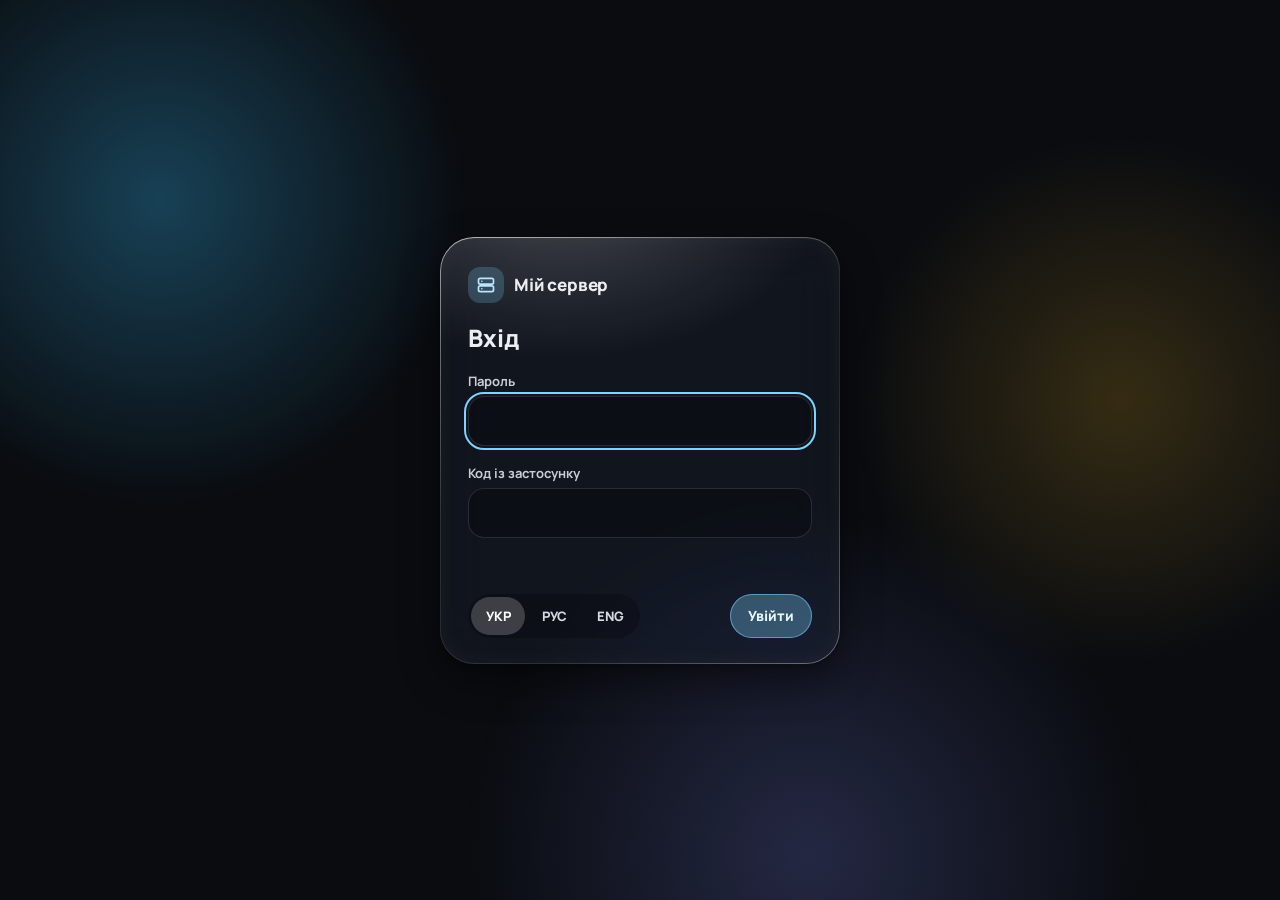
<file: index.html>
<!doctype html>
<html lang="uk">
<head>
<meta charset="utf-8">
<meta name="viewport" content="width=device-width, initial-scale=1, viewport-fit=cover">
<meta name="robots" content="noindex, nofollow">
<meta name="referrer" content="no-referrer">
<meta name="theme-color" content="#0A0C10">
<meta name="color-scheme" content="dark">
<title>My Server</title>
<link rel="icon" href="data:image/svg+xml,%3Csvg xmlns='http://www.w3.org/2000/svg' viewBox='0 0 24 24' fill='none' stroke='%237DD3FC' stroke-width='2' stroke-linecap='round' stroke-linejoin='round'%3E%3Crect x='3' y='4' width='18' height='7' rx='2'/%3E%3Crect x='3' y='13' width='18' height='7' rx='2'/%3E%3Cpath d='M7 7.5h.01M7 16.5h.01'/%3E%3C/svg%3E">
<link rel="preload" href="fonts/manrope-latin-wght-normal.woff2" as="font" type="font/woff2" crossorigin>
<link rel="preload" href="fonts/manrope-cyrillic-wght-normal.woff2" as="font" type="font/woff2" crossorigin>
<link rel="stylesheet" href="style.css">
<link rel="manifest" href="manifest.webmanifest">
<link rel="apple-touch-icon" href="icon-180.png?v=2">
<meta name="apple-mobile-web-app-capable" content="yes">
<meta name="apple-mobile-web-app-status-bar-style" content="black-translucent">
<meta name="apple-mobile-web-app-title" content="My Server">
</head>
<body>
<div class="ambient" aria-hidden="true"><i class="a1"></i><i class="a2"></i><i class="a3"></i></div>
<div id="app"></div>
<div id="tip" class="glass tip" role="tooltip" hidden></div>
<noscript>JavaScript is required.</noscript>
<script src="i18n.js"></script>
<script src="app.js"></script>
</body>
</html>
</file>
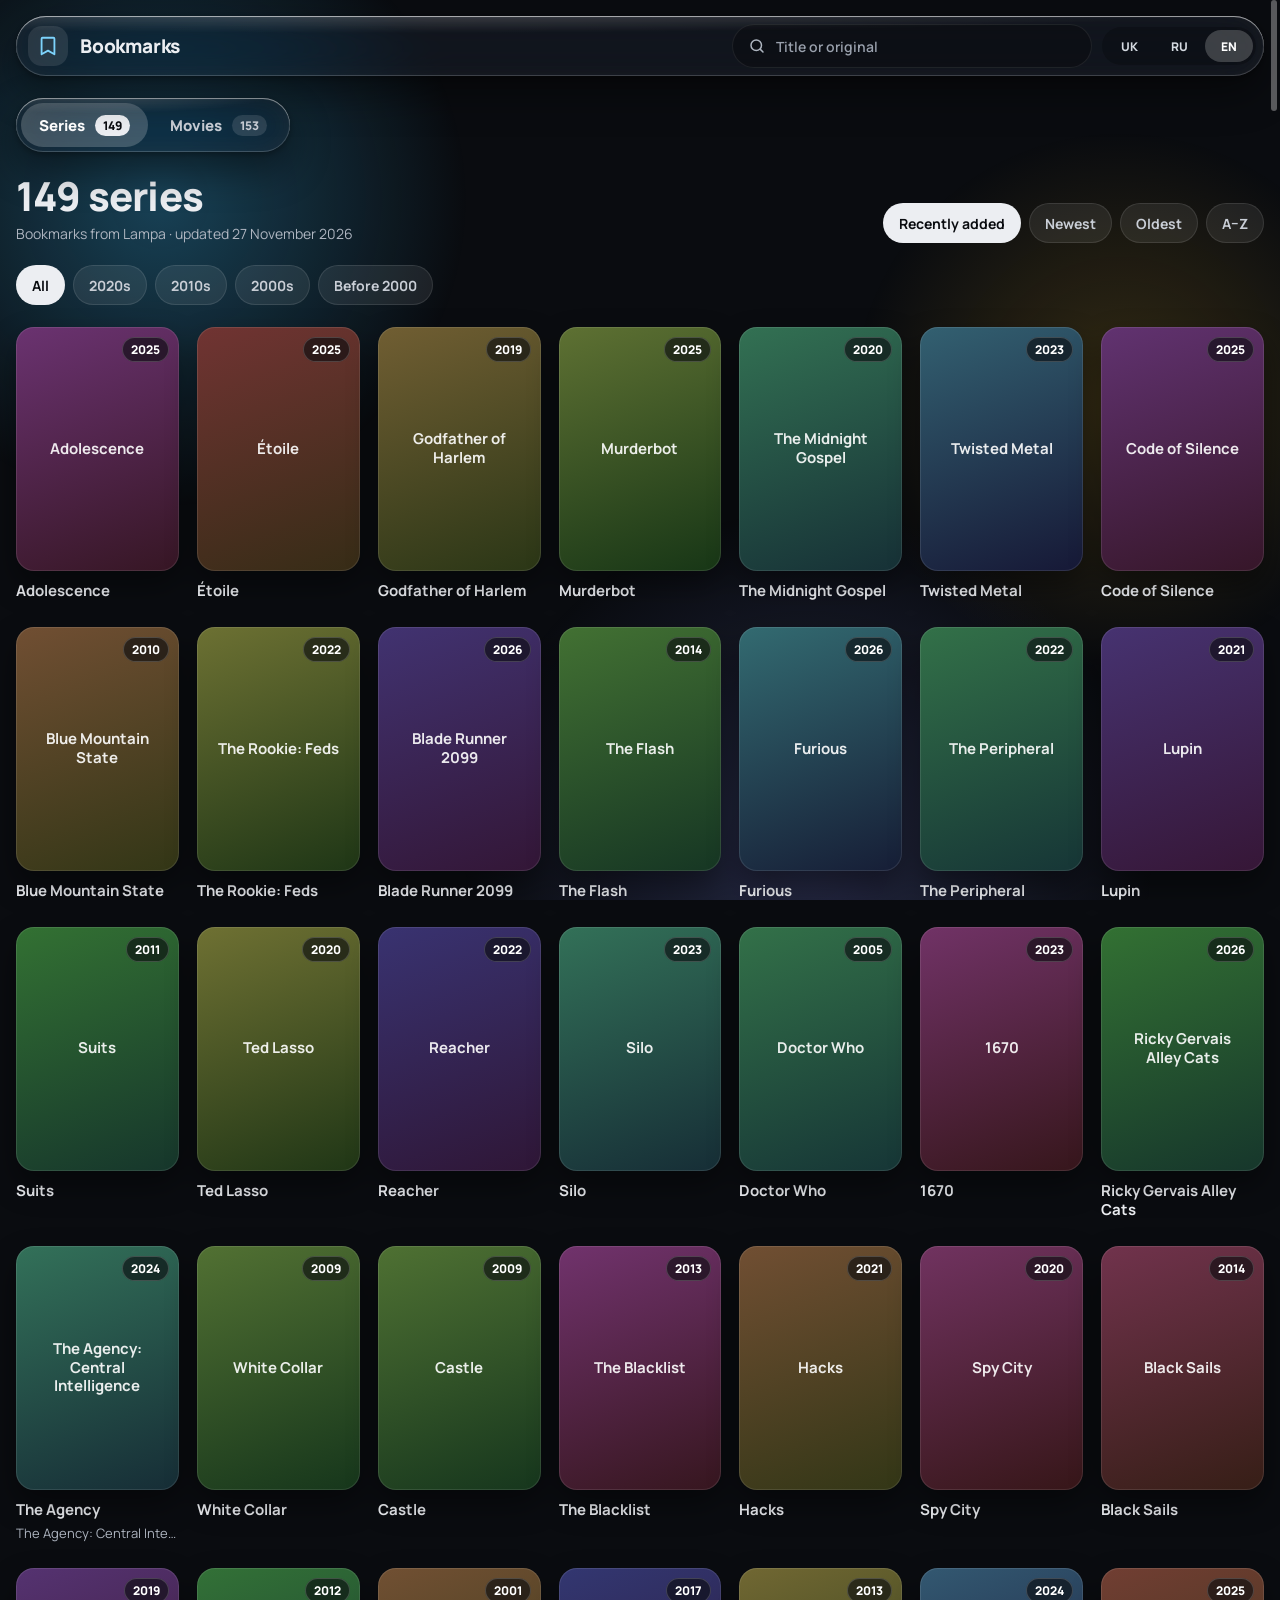
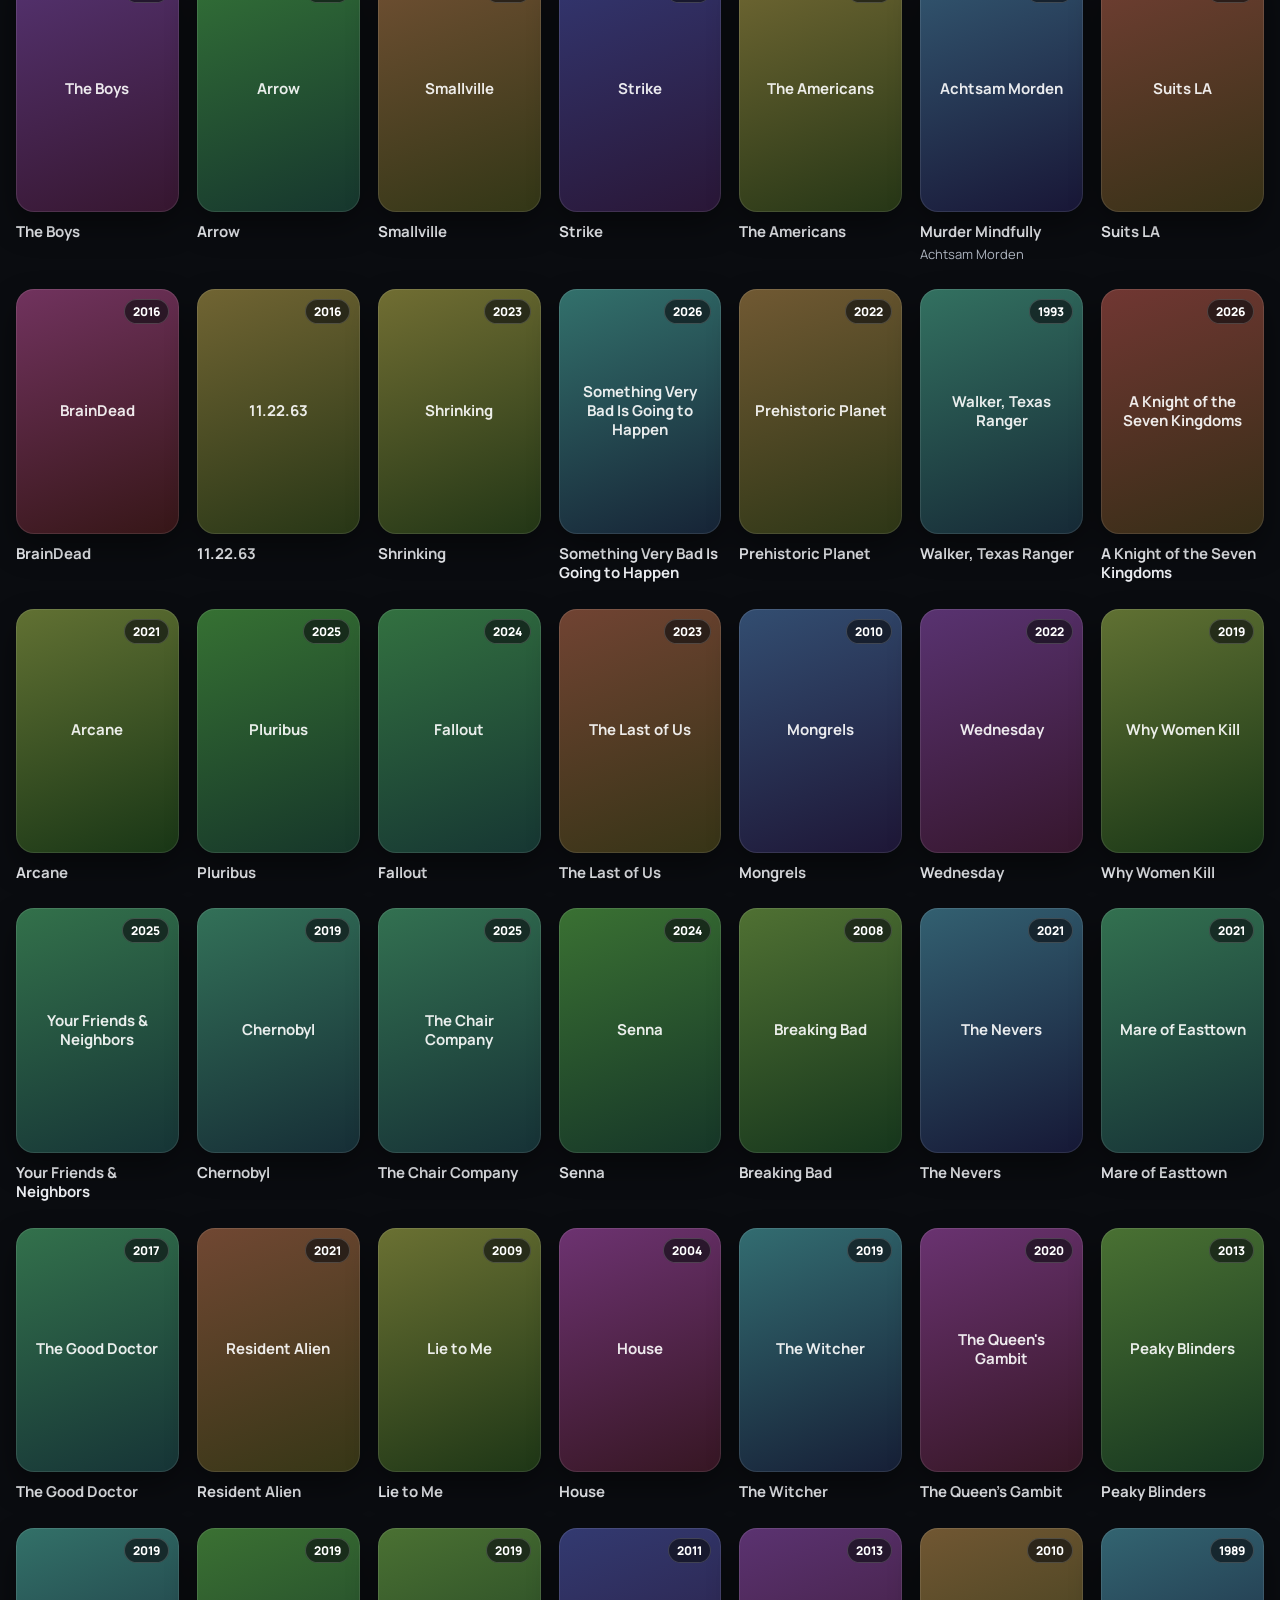
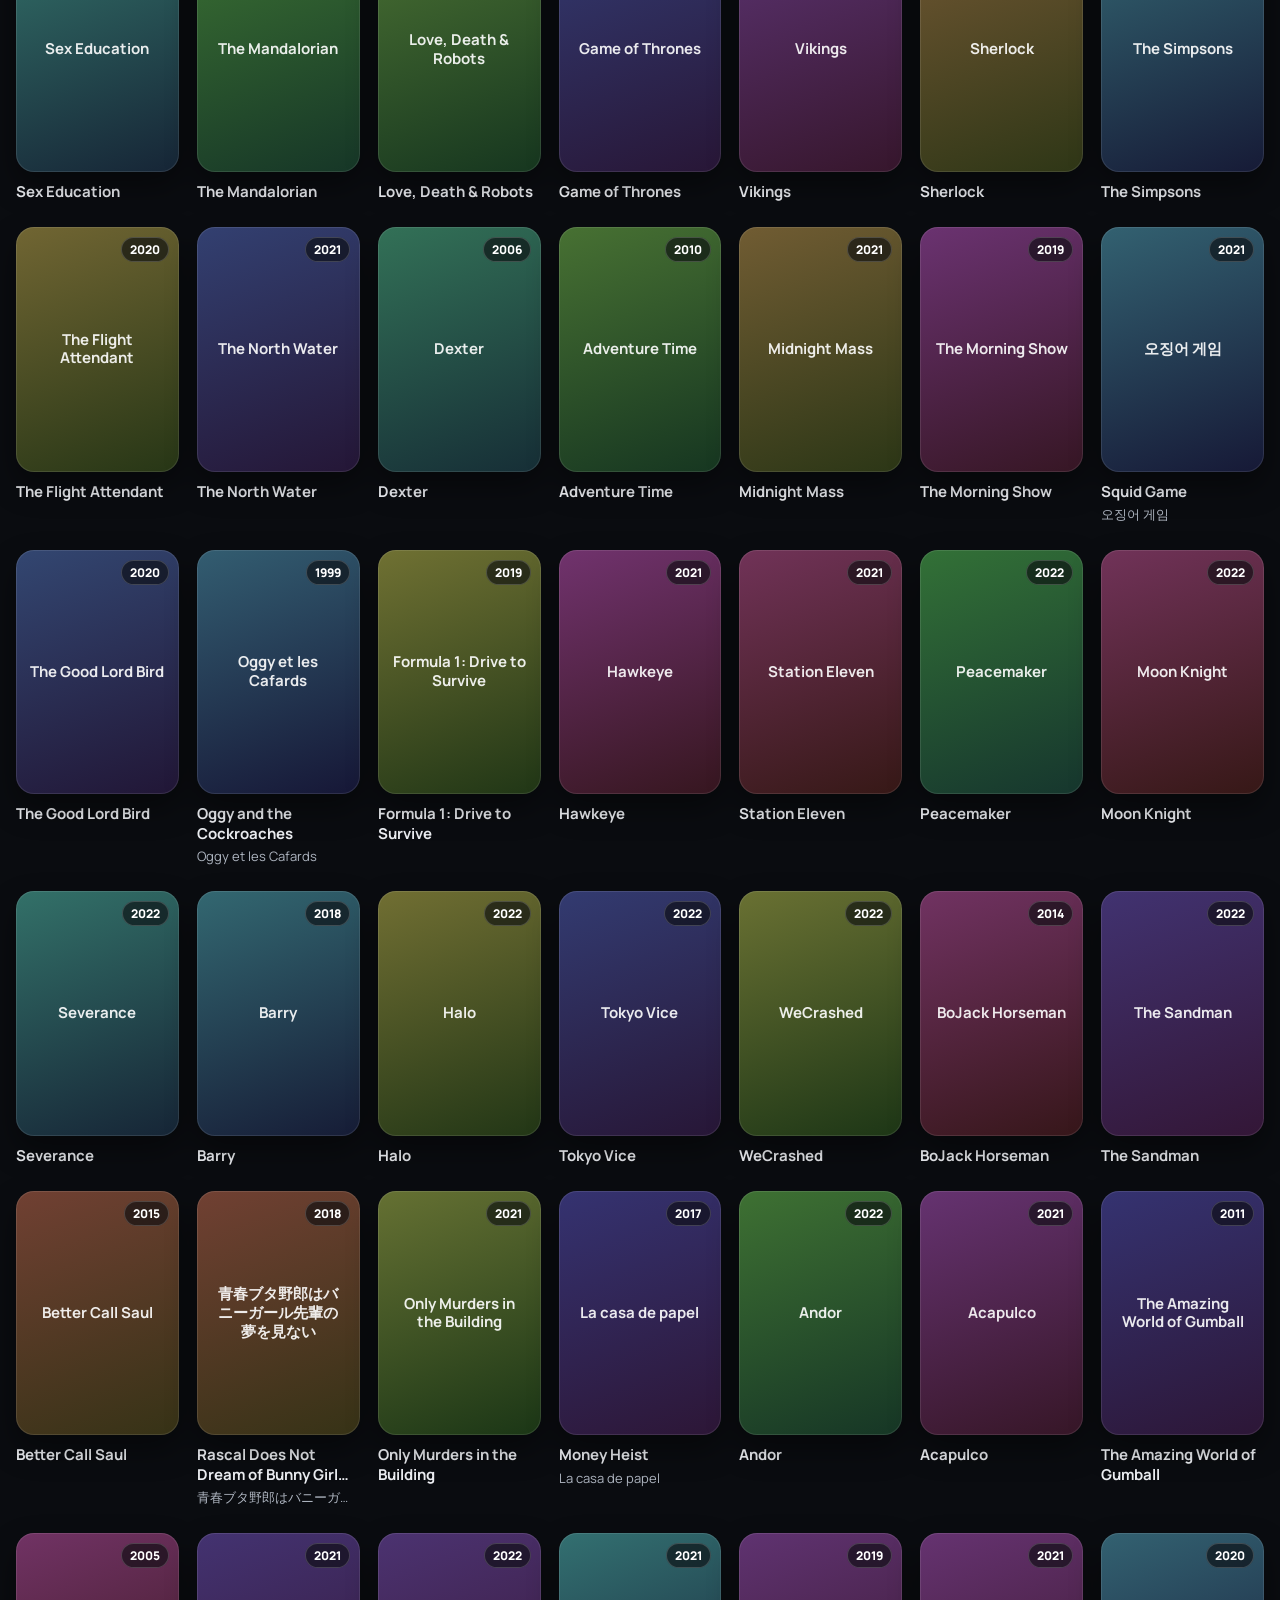
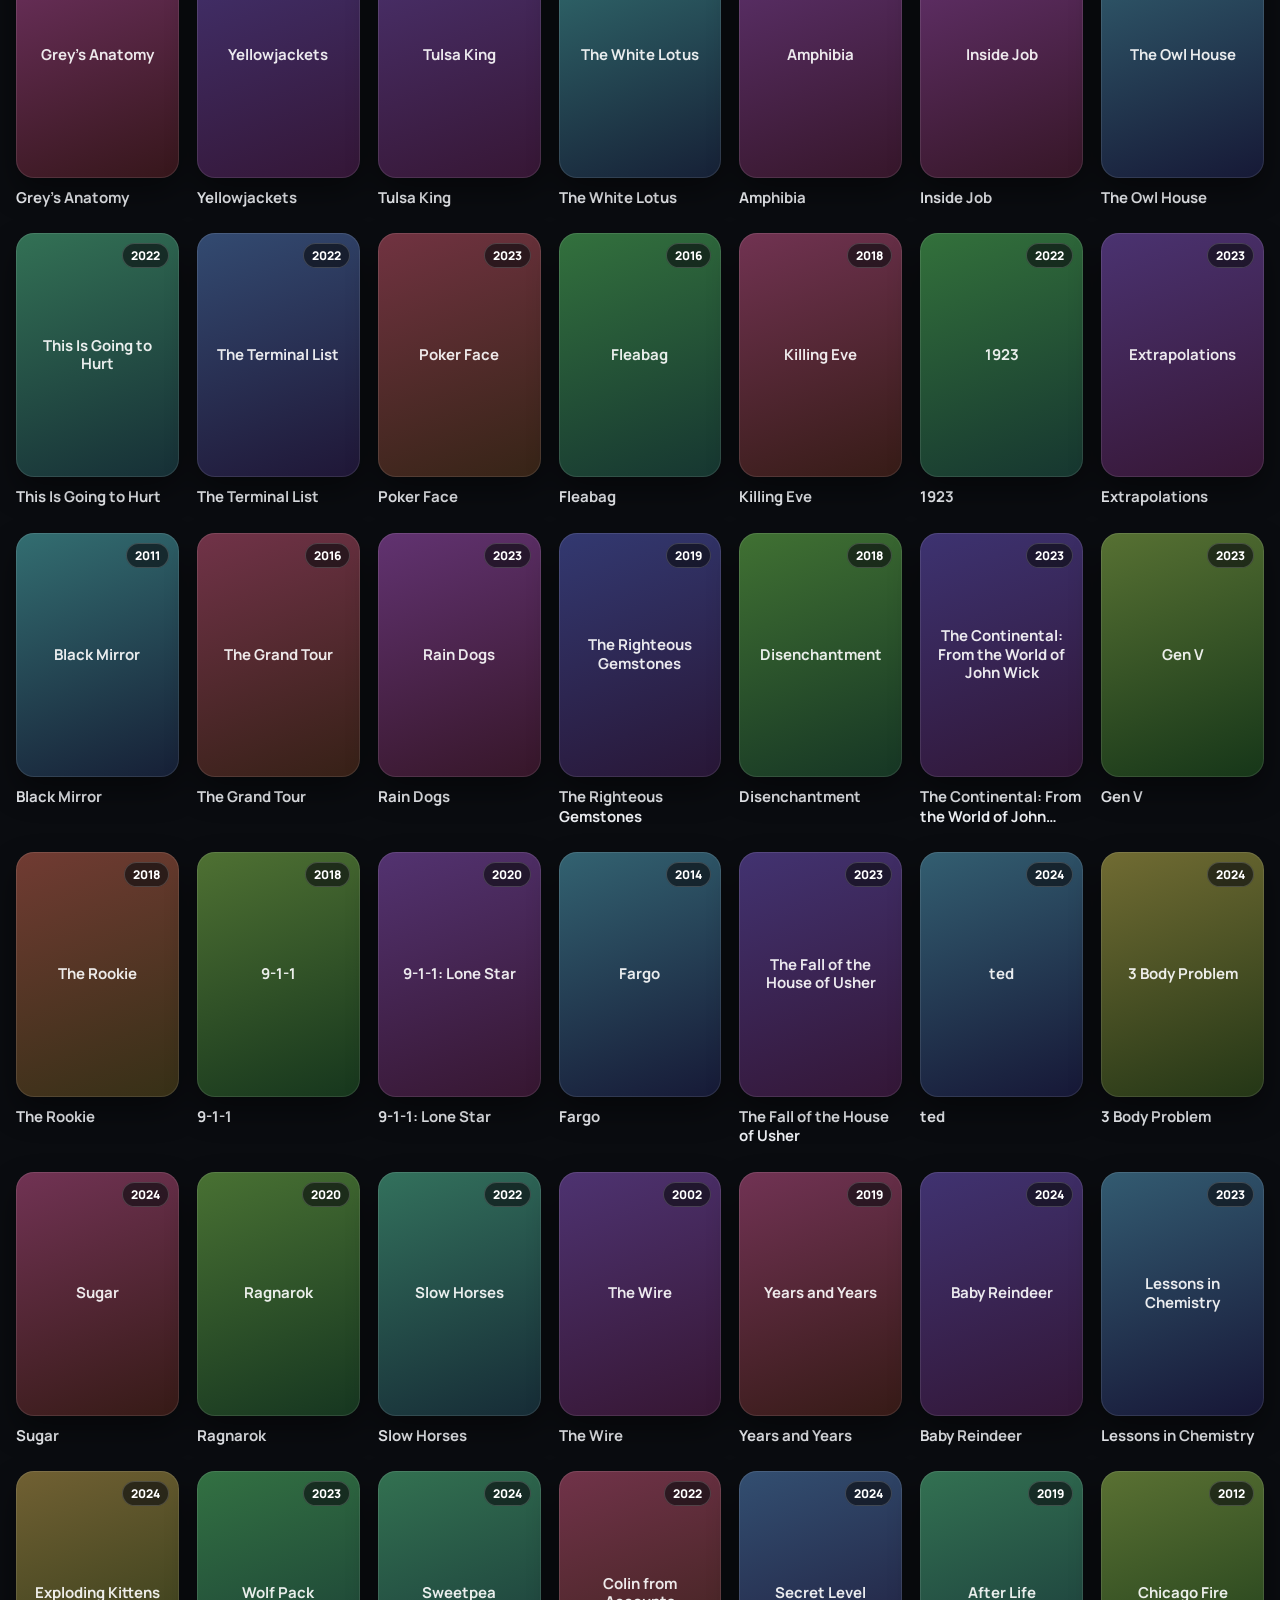
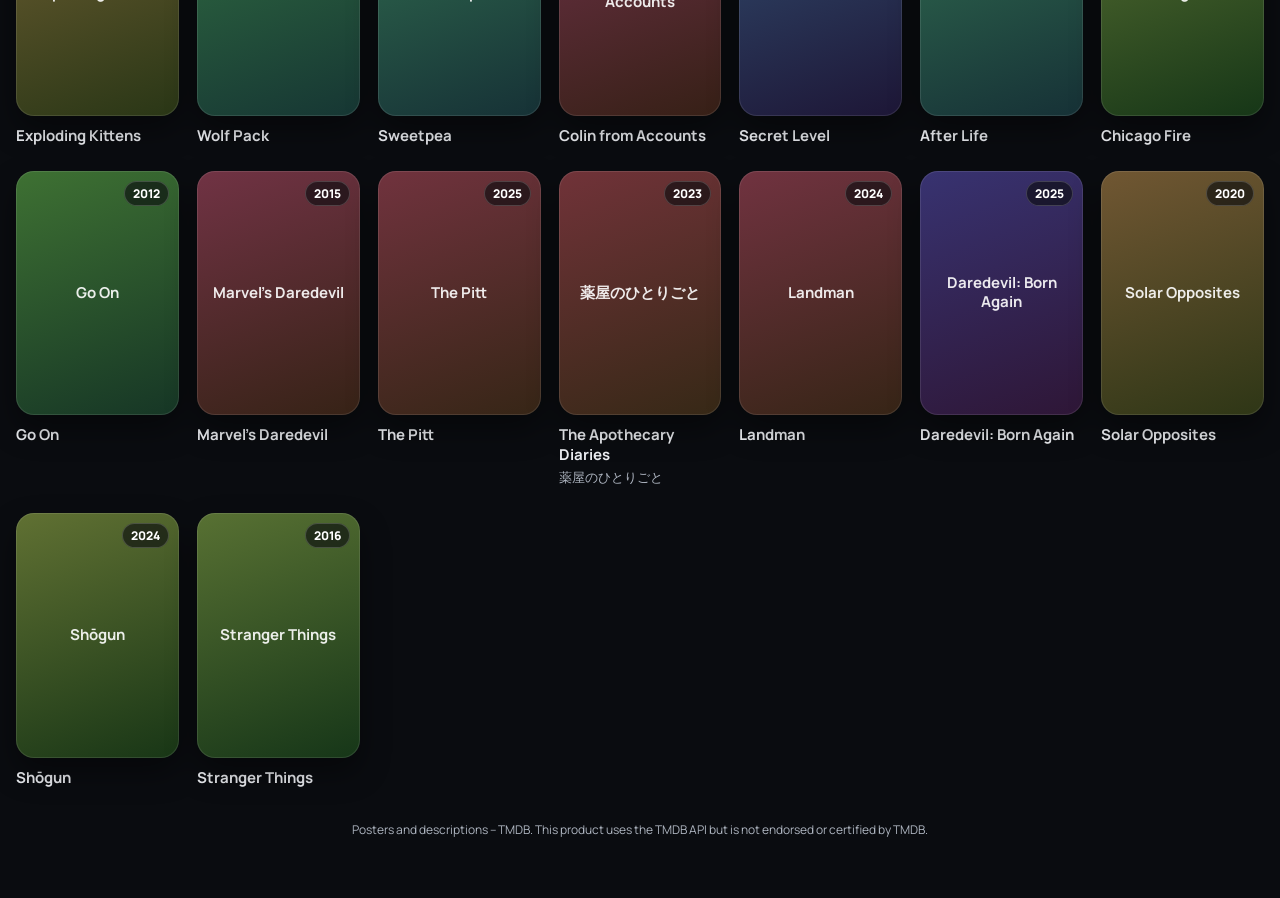
<file: bookmarks/index.html>
<!doctype html>
<html lang="uk">
<head>
<meta charset="utf-8">
<meta name="viewport" content="width=device-width, initial-scale=1, viewport-fit=cover">
<meta name="robots" content="noindex, nofollow, noarchive, nosnippet, noimageindex">
<meta name="googlebot" content="noindex, nofollow, noarchive, nosnippet, noimageindex">
<meta name="referrer" content="no-referrer">
<meta name="theme-color" content="#0A0C10">
<meta name="color-scheme" content="dark">
<title>Закладки</title>
<link rel="icon" href="data:image/svg+xml,%3Csvg xmlns='http://www.w3.org/2000/svg' viewBox='0 0 24 24' fill='none' stroke='%237DD3FC' stroke-width='2' stroke-linecap='round' stroke-linejoin='round'%3E%3Cpath d='M6 3h12a1 1 0 0 1 1 1v17l-7-4-7 4V4a1 1 0 0 1 1-1z'/%3E%3C/svg%3E">
<link rel="preload" href="../fonts/manrope-latin-wght-normal.woff2" as="font" type="font/woff2" crossorigin>
<link rel="preload" href="../fonts/manrope-cyrillic-wght-normal.woff2" as="font" type="font/woff2" crossorigin>
<link rel="preconnect" href="https://image.tmdb.org" crossorigin>
<link rel="stylesheet" href="../style.css">
<link rel="stylesheet" href="bookmarks.css">
</head>
<body>
<div class="ambient" aria-hidden="true"><i class="a1"></i><i class="a2"></i><i class="a3"></i></div>
<div id="bm-bd" class="bm-bd" aria-hidden="true"></div>
<div id="app"></div>
<noscript>JavaScript is required.</noscript>
<script src="app.js"></script>
</body>
</html>
</file>
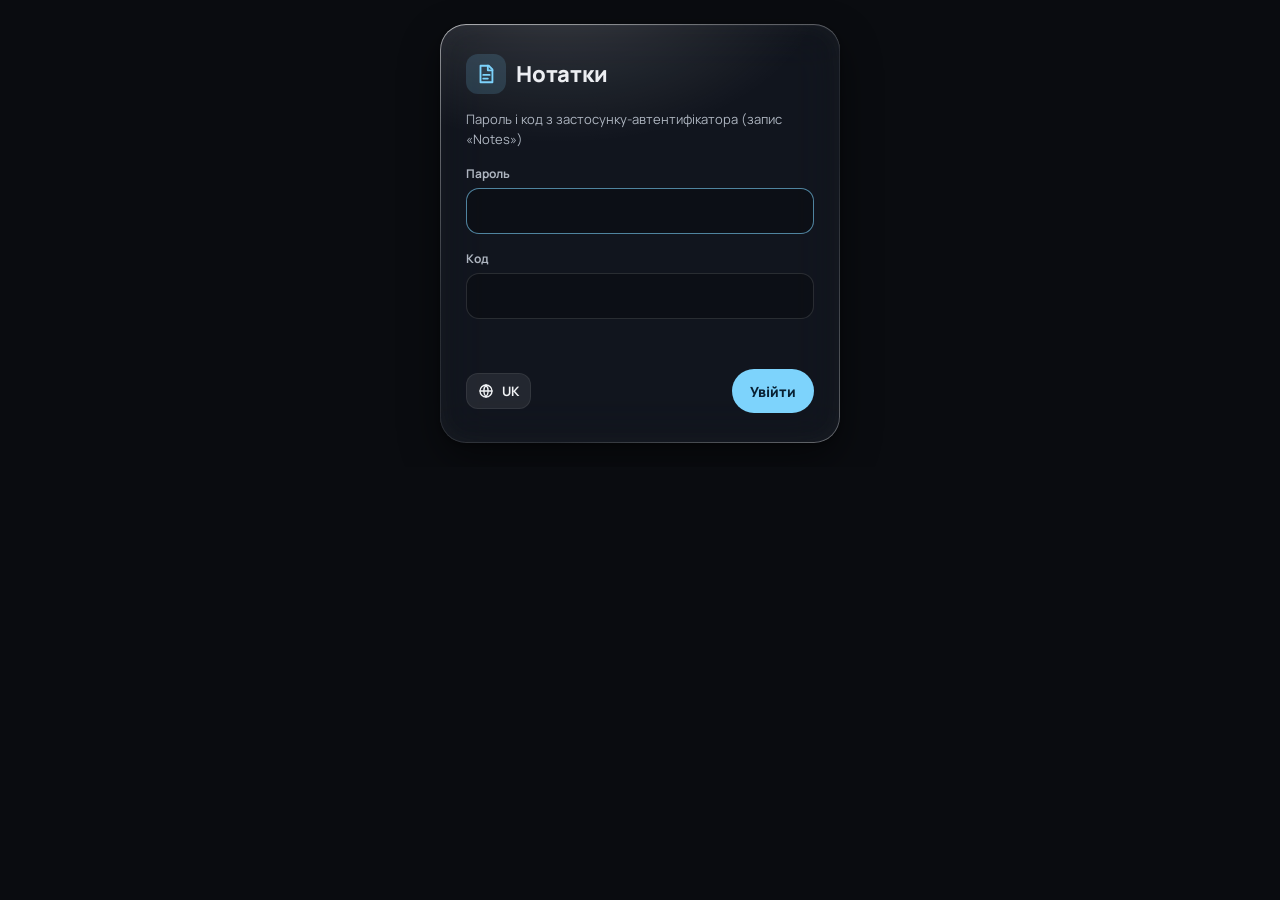
<file: notes/index.html>
<!doctype html>
<html lang="uk">
<head>
<meta charset="utf-8">
<meta name="viewport" content="width=device-width, initial-scale=1, viewport-fit=cover, interactive-widget=resizes-content">
<meta name="robots" content="noindex, nofollow, noarchive">
<meta name="referrer" content="no-referrer">
<meta name="theme-color" content="#0A0C10">
<meta name="color-scheme" content="dark">
<title>Нотатки</title>
<link rel="icon" href="data:image/svg+xml,%3Csvg xmlns='http://www.w3.org/2000/svg' viewBox='0 0 24 24' fill='none' stroke='%237DD3FC' stroke-width='2' stroke-linecap='round' stroke-linejoin='round'%3E%3Cpath d='M6 3h9l4 4v14H6z'/%3E%3Cpath d='M14 3v5h5'/%3E%3Cpath d='M9 13h7M9 17h5'/%3E%3C/svg%3E">
<link rel="preload" href="../fonts/manrope-latin-wght-normal.woff2" as="font" type="font/woff2" crossorigin>
<link rel="preload" href="../fonts/manrope-cyrillic-wght-normal.woff2" as="font" type="font/woff2" crossorigin>
<link rel="stylesheet" href="style.css?v=8">
<link rel="manifest" href="manifest.webmanifest">
<link rel="apple-touch-icon" href="icon-180.png">
<meta name="apple-mobile-web-app-capable" content="yes">
<meta name="mobile-web-app-capable" content="yes">
<meta name="apple-mobile-web-app-status-bar-style" content="black-translucent">
<meta name="apple-mobile-web-app-title" content="Нотатки">
</head>
<body>
<div class="ambient" aria-hidden="true"><i class="a1"></i><i class="a2"></i><i class="a3"></i></div>
<div id="app"></div>
<div id="layer"></div>
<div id="toast" class="glass" role="status" aria-live="polite" hidden></div>
<noscript>JavaScript is required.</noscript>
<script src="i18n.js?v=8"></script>
<script src="app.js?v=8"></script>
</body>
</html>
</file>
<file: style.css>
@font-face{font-family:'Manrope';font-style:normal;font-display:swap;font-weight:200 800;src:url(fonts/manrope-cyrillic-wght-normal.woff2) format('woff2');unicode-range:U+0301,U+0400-045F,U+0490-0491,U+04B0-04B1,U+2116} @font-face{font-family:'Manrope';font-style:normal;font-display:swap;font-weight:200 800;src:url(fonts/manrope-latin-ext-wght-normal.woff2) format('woff2');unicode-range:U+0100-02BA,U+02BD-02C5,U+02C7-02CC,U+02CE-02D7,U+02DD-02FF,U+0304,U+0308,U+0329,U+1D00-1DBF,U+1E00-1E9F,U+1EF2-1EFF,U+2020,U+20A0-20AB,U+20AD-20C0,U+2113,U+2C60-2C7F,U+A720-A7FF} @font-face{font-family:'Manrope';font-style:normal;font-display:swap;font-weight:200 800;src:url(fonts/manrope-latin-wght-normal.woff2) format('woff2');unicode-range:U+0000-00FF,U+0131,U+0152-0153,U+02BB-02BC,U+02C6,U+02DA,U+02DC,U+0304,U+0308,U+0329,U+2000-206F,U+20AC,U+2122,U+2191,U+2193,U+2212,U+2215,U+FEFF,U+FFFD} @font-face{font-family:'JetBrains Mono';font-style:normal;font-display:swap;font-weight:100 800;src:url(fonts/jetbrains-mono-cyrillic-wght-normal.woff2) format('woff2');unicode-range:U+0301,U+0400-045F,U+0490-0491,U+04B0-04B1,U+2116} @font-face{font-family:'JetBrains Mono';font-style:normal;font-display:swap;font-weight:100 800;src:url(fonts/jetbrains-mono-latin-ext-wght-normal.woff2) format('woff2');unicode-range:U+0100-02BA,U+02BD-02C5,U+02C7-02CC,U+02CE-02D7,U+02DD-02FF,U+0304,U+0308,U+0329,U+1D00-1DBF,U+1E00-1E9F,U+1EF2-1EFF,U+2020,U+20A0-20AB,U+20AD-20C0,U+2113,U+2C60-2C7F,U+A720-A7FF} @font-face{font-family:'JetBrains Mono';font-style:normal;font-display:swap;font-weight:100 800;src:url(fonts/jetbrains-mono-latin-wght-normal.woff2) format('woff2');unicode-range:U+0000-00FF,U+0131,U+0152-0153,U+02BB-02BC,U+02C6,U+02DA,U+02DC,U+0304,U+0308,U+0329,U+2000-206F,U+20AC,U+2122,U+2191,U+2193,U+2212,U+2215,U+FEFF,U+FFFD}  :root{ --bg:#0A0C10;--text:#ECEEF2;--text2:#C9CED6;--text3:#AEB5C0;--line:rgba(255,255,255,.08); --ok:#4ADE80;--warn:#FBBF24;--down:#F87171;--unknown:#9AA1AD;--accent:#7DD3FC; --slot-ok:#2F6B45;--slot-unknown:#3A3F49; --mono:'JetBrains Mono',ui-monospace,monospace; } *{box-sizing:border-box} html{background:var(--bg)}  html{scrollbar-width:none} html::-webkit-scrollbar{display:none} #sbar-zone{position:fixed;top:0;right:0;bottom:0;width:14px;z-index:60} #sbar{position:absolute;right:3px;width:6px;border-radius:3px;background:rgba(255,255,255,.32);opacity:0;transition:opacity .35s,width .15s,right .15s} html.scrolling #sbar,#sbar-zone:hover #sbar,#sbar.drag{opacity:1;transition:opacity .1s,width .15s,right .15s} #sbar-zone:hover #sbar,#sbar.drag{width:8px;right:2px;background:rgba(255,255,255,.45)} #sbar-zone[hidden]{display:none} @media (pointer:coarse){#sbar-zone{pointer-events:none}} .svc-wrap{scrollbar-width:none}.svc-wrap::-webkit-scrollbar{display:none} html,body{margin:0;color:var(--text);font-family:'Manrope',system-ui,sans-serif;-webkit-font-smoothing:antialiased} body{min-height:100vh;overflow-x:clip} button{font-family:inherit;color:inherit} a{color:var(--accent);text-decoration:none}a:hover{color:#BAE6FD} h1,h2,h3{margin:0} [hidden]{display:none !important} .mono{font-family:var(--mono)}  .ambient{position:fixed;inset:0;pointer-events:none;z-index:-1;overflow:hidden} .ambient i{position:absolute;border-radius:50%} .a1{left:-160px;top:-120px;width:640px;height:640px;background:radial-gradient(circle,rgba(56,189,248,.30),rgba(56,189,248,0) 68%)} .a2{right:-120px;top:120px;width:560px;height:560px;background:radial-gradient(circle,rgba(251,191,36,.18),rgba(251,191,36,0) 68%)} .a3{left:35%;top:55%;width:720px;height:720px;background:radial-gradient(circle,rgba(129,140,248,.22),rgba(129,140,248,0) 68%)} body.is-down .a1{background:radial-gradient(circle,rgba(248,113,113,.30),rgba(248,113,113,0) 66%)}  .glass{position:relative;isolation:isolate;background:rgba(30,35,45,.42);-webkit-backdrop-filter:blur(24px) saturate(190%) brightness(1.08);backdrop-filter:blur(24px) saturate(190%) brightness(1.08);box-shadow:inset 0 1px 1px rgba(255,255,255,.28),inset 0 -1px 1px rgba(255,255,255,.08),inset 0 0 24px rgba(255,255,255,.04),0 16px 40px rgba(0,0,0,.45),0 2px 6px rgba(0,0,0,.3)} .glass::before{content:"";position:absolute;inset:0;border-radius:inherit;background:radial-gradient(120% 70% at 30% -10%,rgba(255,255,255,.20),rgba(255,255,255,0) 55%);pointer-events:none;z-index:-1} .glass::after{content:"";position:absolute;inset:0;border-radius:inherit;padding:1px;background:linear-gradient(135deg,rgba(255,255,255,.55),rgba(255,255,255,.08) 35%,rgba(255,255,255,.04) 65%,rgba(255,255,255,.32));-webkit-mask:linear-gradient(#000 0 0) content-box,linear-gradient(#000 0 0);-webkit-mask-composite:xor;mask:linear-gradient(#000 0 0) content-box exclude,linear-gradient(#000 0 0);pointer-events:none} .mat{background:rgba(22,25,31,.66);-webkit-backdrop-filter:blur(40px) saturate(140%);backdrop-filter:blur(40px) saturate(140%);box-shadow:inset 0 0 0 1px rgba(255,255,255,.05)} .mat-inner{background:rgba(255,255,255,.05)}  .btn{height:44px;padding:0 18px;border:0;border-radius:22px;font-size:14px;font-weight:800;cursor:pointer;display:inline-flex;align-items:center;justify-content:center;gap:8px;white-space:nowrap} .btn:focus-visible,.tab:focus-visible,.nav-item:focus-visible,.seg button:focus-visible,.row-name:focus-visible,input:focus-visible{outline:2px solid var(--accent);outline-offset:2px} .plain{background:rgba(255,255,255,.09);color:#F1F3F6}.plain:hover{background:rgba(255,255,255,.16)} .tint{background:rgba(125,211,252,.32);color:#E8F7FF;box-shadow:inset 0 0 0 1px rgba(125,211,252,.55)}.tint:hover{background:rgba(125,211,252,.42)} .danger{background:rgba(248,113,113,.36);color:#FFECEC;box-shadow:inset 0 0 0 1px rgba(248,113,113,.6)}.danger:hover{background:rgba(248,113,113,.46)} .icon-btn{width:44px;padding:0} .ghost{background:transparent;color:#D5DAE1}.ghost:hover{background:rgba(255,255,255,.08)} .seg{display:flex;gap:2px;padding:3px;border-radius:22px;background:rgba(0,0,0,.22)} .seg button{height:38px;min-width:54px;padding:0 12px;border:0;border-radius:19px;font-size:13px;font-weight:800;cursor:pointer;background:transparent;color:#D5DAE1} .seg button[aria-pressed="true"]{background:rgba(255,255,255,.20);color:#fff} .seg.small button{height:32px;min-width:48px;font-size:12px;border-radius:16px;padding:0 10px}  .shell{position:relative;display:flex;gap:20px;max-width:1440px;margin:0 auto;padding:16px 16px 0;align-items:flex-start} .side{box-shadow:inset 0 1px 1px rgba(255,255,255,.28),inset 0 -1px 1px rgba(255,255,255,.08),inset 0 0 24px rgba(255,255,255,.04),0 2px 6px rgba(0,0,0,.3)}  .side{position:sticky;top:16px;z-index:12;flex:0 0 244px;border-radius:30px;padding:14px;display:flex;flex-direction:column;gap:14px;min-height:calc(100vh - 32px)} .brand{display:flex;align-items:center;gap:10px;padding:6px 8px 4px} .brand-icon{width:36px;height:36px;border-radius:12px;background:rgba(125,211,252,.22);color:#BAE6FD;display:flex;align-items:center;justify-content:center;flex-shrink:0} body.is-down .brand-icon{background:rgba(248,113,113,.24);color:#FECACA} .brand-name{font-size:17px;font-weight:800;letter-spacing:-.01em;white-space:nowrap} .nav{display:flex;flex-direction:column;gap:4px} .nav-item{display:flex;align-items:center;gap:12px;height:44px;padding:0 14px;border:0;border-radius:22px;font-size:14px;font-weight:700;cursor:pointer;text-align:left;white-space:nowrap;background:transparent;color:#D5DAE1} .nav-item:hover{background:rgba(255,255,255,.08)} .nav-item[aria-current="page"]{background:rgba(125,211,252,.24);color:#E8F7FF;box-shadow:inset 0 0 0 1px rgba(125,211,252,.4)} .side-card{margin-top:auto;border-radius:20px;padding:14px;background:rgba(255,255,255,.06);display:flex;flex-direction:column;gap:8px} .kv{display:flex;justify-content:space-between;align-items:baseline;gap:10px;font-size:12px;white-space:nowrap} .kv span:first-child{color:var(--text3)}.kv span:last-child{color:#E7EAEE;font-weight:600;overflow:hidden;text-overflow:ellipsis} .dot{width:8px;height:8px;border-radius:4px;flex-shrink:0;display:inline-block} .dot.ok{background:var(--ok)}.dot.warn{background:var(--warn)}.dot.down{background:var(--down)}.dot.unknown{background:var(--unknown)} .content{flex:1 1 auto;min-width:0;display:flex;flex-direction:column;gap:22px;padding-bottom:40px} .topbar{position:sticky;top:16px;z-index:11;border-radius:30px;padding:8px 8px 8px 22px;display:flex;flex-wrap:wrap;align-items:center;justify-content:space-between;gap:12px} .topbar h1{font-size:19px;font-weight:800;letter-spacing:-.01em} .muted{color:var(--text3)}.soft{color:#D5DAE1} .pill{display:inline-flex;align-items:center;gap:8px;height:44px;padding:0 16px;border-radius:22px;font-size:13px;font-weight:800;white-space:nowrap} .pill.ok{background:rgba(74,222,128,.16);color:#86EFAC}.pill.warn{background:rgba(251,191,36,.18);color:#FCD34D}.pill.down{background:rgba(248,113,113,.2);color:#FCA5A5}.pill.unknown{background:rgba(255,255,255,.1);color:#D5DAE1} .tag{padding:5px 10px;border-radius:999px;font-size:12px;font-weight:700;white-space:nowrap} .tag.ok{background:rgba(74,222,128,.14);color:var(--ok)}.tag.warn{background:rgba(251,191,36,.16);color:var(--warn)}.tag.down{background:rgba(248,113,113,.16);color:var(--down)}.tag.unknown{background:rgba(255,255,255,.08);color:var(--unknown)} .tag.code{background:rgba(255,255,255,.05);color:var(--text2);font-family:var(--mono);font-weight:500}  .stats{display:grid;grid-template-columns:repeat(auto-fit,minmax(200px,1fr));gap:16px} .stat{border-radius:24px;padding:14px 18px;display:flex;flex-direction:column;gap:6px;min-width:0} .stat-head{display:flex;justify-content:space-between;align-items:baseline;gap:8px;font-size:13px;color:var(--text3);font-weight:600;white-space:nowrap} .stat-head span:last-child{font-size:12px;font-weight:500;overflow:hidden;text-overflow:ellipsis} .stat-val{font-size:26px;font-weight:700;font-family:var(--mono);white-space:nowrap} .spark{width:100%;height:28px;display:block} .card{border-radius:26px;min-width:0} .card-head{display:flex;justify-content:space-between;align-items:center;gap:12px;flex-wrap:wrap;padding:14px 20px 6px} .card-head h2{font-size:17px;font-weight:800}  .svc-table{min-width:700px} .svc-wrap{overflow-x:auto;padding-bottom:10px} .svc-head,.svc-row{display:grid;grid-template-columns:24px minmax(160px,1.4fr) minmax(170px,1.6fr) 72px minmax(190px,1.8fr);gap:12px;align-items:center;padding:0 20px} .svc-head{padding-top:4px;padding-bottom:4px;font-size:11px;font-weight:700;color:var(--text3);letter-spacing:.04em;text-transform:uppercase} .svc-row{min-height:44px} .svc-row.sel{background:rgba(125,211,252,.10);box-shadow:inset 3px 0 0 var(--accent)} .row-name{border:0;background:none;padding:0;font-size:14px;font-weight:700;text-align:left;cursor:pointer;min-height:40px;color:var(--text)} .svc-sub{font-size:13px;color:var(--text3)} .svc-sub.warn{color:var(--warn)}.svc-sub.down{color:var(--down)} .svc-ms{font-size:13px;font-family:var(--mono);color:var(--text2)} .bars{display:flex;gap:2px;height:18px} .bars i{flex:1;border-radius:3px;background:var(--slot-unknown)} .bars i.ok{background:var(--slot-ok)}.bars i.warn{background:var(--warn)}.bars i.down{background:var(--down)} .bars i:hover{outline:2px solid #fff;outline-offset:1px} .pair{display:grid;grid-template-columns:minmax(0,1.5fr) minmax(0,1fr);gap:20px;align-items:stretch} .detail{padding:22px 24px;display:flex;flex-direction:column;gap:18px} .detail h2{font-size:20px;font-weight:800} .metrics{display:grid;grid-template-columns:repeat(3,minmax(0,1fr));gap:10px} .metric{border-radius:18px;padding:12px;display:flex;flex-direction:column;gap:4px;min-width:0} .metric span:first-child{font-size:11px;line-height:1.3;color:var(--text3);font-weight:600} .metric span:last-child{font-size:17px;font-weight:700;font-family:var(--mono);white-space:nowrap;overflow:hidden;text-overflow:ellipsis} .events{display:flex;flex-direction:column} .ev{display:flex;gap:12px;padding:6px 0;align-items:baseline;font-size:13px;color:var(--text2)} .ev time{font-family:var(--mono);font-size:12px;color:var(--text3);width:80px;flex-shrink:0;white-space:nowrap} .ev.warn span{color:var(--warn)}.ev.down span{color:var(--down)}.ev.ok span{color:#86EFAC} .sub-title{font-size:13px;font-weight:700;color:var(--text2);padding-bottom:4px} .peers{display:flex;flex-direction:column;gap:2px} .peer{display:flex;align-items:center;gap:10px;font-size:13px;padding:5px 0} .peer b{font-weight:700;flex:1;min-width:0;overflow:hidden;text-overflow:ellipsis;white-space:nowrap} .peer span{color:var(--text3);white-space:nowrap} .side-list{padding:22px 24px;display:flex;flex-direction:column;gap:6px} .side-list h2{font-size:20px;font-weight:800;padding-bottom:6px} .empty{color:var(--text3);font-size:13px;padding:8px 0}  .charts{display:grid;grid-template-columns:repeat(auto-fit,minmax(220px,1fr));gap:16px} .chart{border-radius:24px;padding:16px 18px;display:flex;flex-direction:column;gap:8px} .chart svg{width:100%;height:120px;display:block} .chart-foot{display:flex;justify-content:space-between;font-size:11px;color:var(--text3)} .days{display:flex;align-items:flex-end;gap:3px;height:120px} .days i{flex:1;background:rgba(94,234,212,.55);border-radius:3px 3px 0 0;min-height:2px;cursor:default} .days i:hover{background:rgba(94,234,212,.9)}  .alert{border-radius:32px;padding:24px 26px;display:flex;flex-wrap:wrap;gap:20px;align-items:center} .alert-icon{width:56px;height:56px;border-radius:28px;background:rgba(248,113,113,.26);color:#FECACA;display:flex;align-items:center;justify-content:center;flex-shrink:0} .alert h2{font-size:21px;font-weight:800} .alert p{margin:6px 0 0;font-size:14px;color:#E7EAEE;line-height:1.55} body.is-down .stats,body.is-down .card{opacity:.75}  .tip{position:fixed;z-index:50;border-radius:16px;padding:10px 14px;display:flex;flex-direction:column;gap:4px;white-space:nowrap;pointer-events:none;font-size:13px;font-weight:800} .tip .mono{font-size:12px;font-weight:500;color:#D5DAE1}  .login{position:relative;min-height:100vh;display:flex;align-items:center;justify-content:center;padding:24px 16px} .login-card{width:100%;max-width:400px;border-radius:34px;padding:30px 28px 26px;display:flex;flex-direction:column;gap:18px} .login-card .brand{padding:0} .field{display:flex;flex-direction:column;gap:6px} .field label{font-size:13px;font-weight:700;color:var(--text2)} .field input{height:50px;border-radius:16px;border:1px solid rgba(255,255,255,.12);background:rgba(0,0,0,.28);color:var(--text);font:inherit;font-size:16px;padding:0 16px} .field input.code{font-family:var(--mono);letter-spacing:.3em;font-size:20px} .login-err{min-height:20px;font-size:13px;color:var(--down)} .login-foot{display:flex;justify-content:space-between;align-items:center;gap:10px}  .edge-top{position:sticky;top:0;height:110px;margin-bottom:-110px;z-index:5;pointer-events:none;background:linear-gradient(180deg,rgba(10,12,16,.85),rgba(10,12,16,.5) 45%,rgba(10,12,16,0))} .m-header,.m-range,.tabbar-wrap{display:none} .tab{display:flex;flex-direction:column;align-items:center;justify-content:center;gap:3px;height:54px;min-width:0;padding:0 2px;border:0;border-radius:27px;background:transparent;color:var(--text2);cursor:pointer} .tab span{max-width:100%;overflow:hidden;text-overflow:ellipsis;white-space:nowrap;font-size:10px;font-weight:700} .tab[aria-current="page"]{background:rgba(125,211,252,.24);color:#E8F7FF;box-shadow:inset 0 0 0 1px rgba(125,211,252,.35)}  @media (max-width:900px){ .shell{flex-direction:column;align-items:stretch;padding:8px 10px 0} .side,.topbar{display:none !important} .content{gap:14px;padding-bottom:110px} .m-header{display:flex;position:sticky;top:8px;z-index:11;align-items:center;gap:10px;border-radius:30px;padding:7px 7px 7px 8px} .m-header .brand-icon{width:40px;height:40px;border-radius:20px} .m-title{flex:1;min-width:0;display:flex;flex-direction:column;gap:2px} .m-title h1{font-size:17px;font-weight:800;white-space:nowrap;overflow:hidden;text-overflow:ellipsis} .m-title span{display:flex;align-items:center;gap:6px;font-size:12px;color:#D5DAE1;font-weight:600;white-space:nowrap;overflow:hidden} .m-range{display:flex} .svc-hint{display:none} .pair{grid-template-columns:minmax(0,1fr)} .stats{grid-template-columns:repeat(2,minmax(0,1fr));gap:10px} .stat-val{font-size:22px} .stats .stat:last-child:nth-child(odd){grid-column:1 / -1} .svc-table{min-width:0} .svc-head{display:none} .svc-row{grid-template-columns:12px minmax(0,1fr) auto;row-gap:2px;padding:10px 16px 14px} .svc-ms{grid-column:3;grid-row:1} .svc-sub{grid-column:2 / 4;grid-row:2} .bars{grid-column:1 / 4;grid-row:3;margin-top:6px} .metrics{gap:8px} .alert{padding:20px} .tabbar-wrap{display:flex;position:fixed;left:0;right:0;bottom:calc(12px + env(safe-area-inset-bottom));z-index:14;justify-content:center;padding:0 10px;pointer-events:none} .tabbar{pointer-events:auto;display:grid;grid-template-columns:repeat(4,minmax(0,1fr));width:100%;max-width:460px;gap:2px;border-radius:33px;padding:6px} }  @supports not ((backdrop-filter:blur(1px)) or (-webkit-backdrop-filter:blur(1px))){.glass{background:rgba(30,35,45,.97)}.mat{background:#16191F}} @media (prefers-reduced-transparency:reduce){.glass,.mat{background:#1D2129;-webkit-backdrop-filter:none;backdrop-filter:none}.glass::before{display:none}.ambient{display:none}} @media (prefers-contrast:more){.glass{background:#12141A}.glass::after{background:rgba(255,255,255,.85)}.tint,.nav-item[aria-current="page"],.tab[aria-current="page"]{background:#7DD3FC;color:#0B1A22}.muted,.svc-sub,.kv span:first-child{color:#D5DAE1}} @media (prefers-reduced-motion:no-preference){.btn,.seg button,.nav-item,.tab{transition:background .2s ease,transform .25s cubic-bezier(.3,1.4,.5,1)}.btn:active,.tab:active{transform:scale(.95)}.pulse{animation:pulse 2s ease-in-out infinite}@keyframes pulse{0%,100%{opacity:1}50%{opacity:.35}}}  .sw{position:relative;width:52px;height:32px;border-radius:16px;border:0;padding:0;cursor:pointer;flex-shrink:0} .sw-off{background:#3A3F49}.sw-on{background:#38BDF8} .sw-thumb{position:absolute;top:3px;left:3px;width:26px;height:26px;border-radius:13px;background:#fff;box-shadow:0 2px 6px rgba(0,0,0,.35)} .sw-on .sw-thumb{left:auto;right:3px} .sw-locked{opacity:.5;cursor:not-allowed} .sw:not(.sw-locked):active .sw-thumb{width:34px;height:30px;top:1px;border-radius:15px;background:rgba(255,255,255,.28);-webkit-backdrop-filter:blur(6px) saturate(200%);backdrop-filter:blur(6px) saturate(200%);box-shadow:inset 0 1px 1px rgba(255,255,255,.7),inset 0 -1px 1px rgba(255,255,255,.25),0 4px 14px rgba(0,0,0,.35)} .prow{display:flex;align-items:center;gap:14px;min-height:56px;padding:6px 0;border-top:1px solid var(--line)} .prow:first-child{border-top:0} .k{display:flex;flex-direction:column;gap:3px;flex:1;min-width:0} .k b{font-size:14px;font-weight:700;display:flex;align-items:center;gap:8px;flex-wrap:wrap} .k span{font-size:12px;color:var(--text3);line-height:1.4} .k span.warn-t{color:var(--warn)} .badge{padding:3px 8px;border-radius:999px;font-size:11px;font-weight:800;white-space:nowrap} .badge.crit{background:rgba(248,113,113,.18);color:#FCA5A5} .badge.out{background:rgba(125,211,252,.16);color:#BAE6FD} .dev{display:flex;align-items:center;gap:12px;padding:10px 0;border-top:1px solid var(--line)} .dev:first-child{border-top:0} .ic{width:40px;height:40px;border-radius:14px;background:rgba(255,255,255,.06);display:flex;align-items:center;justify-content:center;flex-shrink:0;color:#D5DAE1} .ic.accent{color:var(--accent)} .p{margin:0;font-size:14px;line-height:1.55} .row-btns{display:flex;align-items:center;gap:10px;flex-wrap:wrap} @media (prefers-reduced-motion:no-preference){.sw-thumb{transition:all .28s cubic-bezier(.3,1.5,.5,1)}}  .acts:empty{display:none} .act-row{display:flex;flex-wrap:wrap;gap:8px;padding-top:2px} .act-btn{height:40px;padding:0 14px;font-size:13px;border-radius:20px} .act-btn[aria-disabled="true"]{opacity:.55;cursor:default} .act-btn .cd{font-family:var(--mono);font-size:11px;font-weight:600;color:var(--text3)} .spin{width:14px;height:14px;border-radius:50%;border:2px solid rgba(255,255,255,.25);border-top-color:#E8F7FF;flex-shrink:0;display:inline-block} @media (prefers-reduced-motion:no-preference){.spin{animation:spin .8s linear infinite}@keyframes spin{to{transform:rotate(360deg)}}} .toasts{position:fixed;bottom:20px;right:20px;flex-direction:column-reverse;z-index:30;display:flex;flex-direction:column;gap:10px;width:min(380px,calc(100vw - 32px));pointer-events:none} .toast{pointer-events:auto;border-radius:24px;padding:12px 10px 12px 14px;display:flex;align-items:center;gap:12px} .t-ic{width:36px;height:36px;border-radius:18px;flex-shrink:0;display:flex;align-items:center;justify-content:center;background:rgba(125,211,252,.22);color:#BAE6FD} .toast.ok .t-ic{background:rgba(74,222,128,.2);color:#86EFAC}.toast.fail .t-ic{background:rgba(248,113,113,.22);color:#FCA5A5} .t-txt{flex:1;min-width:0;display:flex;flex-direction:column;gap:2px}.t-txt b{font-size:14px}.t-txt span{font-size:12px;color:var(--text2);overflow-wrap:anywhere} .toast.fail .t-txt span{color:#FECACA} .t-x{width:36px;height:36px} .scrim{position:fixed;inset:0;z-index:40;background:rgba(5,7,10,.55)} .dlg-wrap{position:fixed;inset:0;z-index:41;display:flex;align-items:center;justify-content:center;padding:16px;pointer-events:none} .dlg{pointer-events:auto;width:100%;max-width:460px;border-radius:34px;padding:26px;display:flex;flex-direction:column;gap:14px} .dlg-head{display:flex;align-items:center;gap:14px}.dlg-head h2{font-size:21px;font-weight:800;line-height:1.25} .dlg-ic{width:48px;height:48px;border-radius:24px;background:rgba(251,191,36,.22);color:#FCD34D;display:flex;align-items:center;justify-content:center;flex-shrink:0} .dlg-list{margin:0;padding:0;list-style:none;display:flex;flex-direction:column;gap:8px;font-size:14px;color:#E7EAEE;line-height:1.5} .dlg-list li{display:flex;gap:10px}.dlg-list li::before{content:"•";color:var(--text3)}.dlg-list li.first::before{color:#FCD34D} .dlg-list code{font-family:var(--mono);font-size:12px;background:rgba(0,0,0,.3);padding:2px 6px;border-radius:6px} .dlg-l{font-size:13px;font-weight:700;color:var(--text2)} .dlg input{height:50px;border-radius:16px;border:1px solid rgba(255,255,255,.14);background:rgba(0,0,0,.3);color:var(--text);font-family:var(--mono);font-size:20px;letter-spacing:.2em;padding:0 16px} .dlg-e{font-size:12px;color:#FCA5A5;min-height:16px;margin-top:-6px}.dlg-e.muted{color:var(--text3)} .dlg-btns{display:flex;justify-content:flex-end;gap:10px} @media (max-width:900px){ .toasts{right:10px;left:10px;width:auto;bottom:calc(92px + env(safe-area-inset-bottom))} .dlg-wrap{align-items:flex-end;padding:10px 10px calc(10px + env(safe-area-inset-bottom))} .dlg{border-radius:30px;padding:22px} .dlg-btns .btn{flex:1} } .dlg-ic.red{background:rgba(248,113,113,.22);color:#FCA5A5} .dlg-txt{font-size:14px;color:#E7EAEE;line-height:1.5}  .days{position:relative;padding-top:18px} .days i.prev{background:rgba(94,234,212,.22)} .days i.prev:hover{background:rgba(94,234,212,.5)} .days .mstart{position:relative;flex:0 0 0;align-self:stretch;margin:0 -1.5px} .days .mstart::before{content:"";position:absolute;top:0;bottom:0;left:0;border-left:1px dashed rgba(255,255,255,.35)} .days .mstart span{position:absolute;top:-18px;left:6px;font-size:11px;font-weight:700;color:var(--text2);white-space:nowrap} .days .mstart.end span{left:auto;right:6px}  .tx-block{display:flex;flex-direction:column;gap:8px;padding-top:14px;border-top:1px solid var(--line)} .tx-head{display:flex;justify-content:space-between;align-items:baseline;gap:10px;font-size:13px;font-weight:700} .tx-head .muted{font-weight:600;font-size:12px} .tx-bar{position:relative;height:10px;border-radius:5px;background:rgba(255,255,255,.07);overflow:hidden} .tx-bar i{position:absolute;left:0;top:0;bottom:0;border-radius:5px} .tx-bar i.used,.tx-legend i.used{background:#5EEAD4} .tx-bar i.fc,.tx-legend i.fc{background:rgba(94,234,212,.28)} .tx-legend{display:flex;flex-wrap:wrap;gap:6px 16px;font-size:12px;color:var(--text2)} .tx-legend span{display:inline-flex;align-items:center;gap:6px} .tx-legend i{width:10px;height:10px;border-radius:3px;display:inline-block} .tx-peer{display:grid;grid-template-columns:minmax(90px,140px) minmax(0,1fr) auto;align-items:center;gap:12px;font-size:13px} .tx-peer b{font-weight:700;white-space:nowrap;overflow:hidden;text-overflow:ellipsis} .tx-peer .mono{font-size:12px;color:var(--text2);white-space:nowrap} .tx-pbar{height:6px;border-radius:3px;background:rgba(255,255,255,.06);overflow:hidden} .tx-pbar i{display:block;height:100%;border-radius:3px;background:rgba(94,234,212,.6)} .ct-row{display:grid;grid-template-columns:10px minmax(80px,150px) minmax(0,1fr) minmax(40px,90px) 64px;align-items:center;gap:10px;font-size:13px} .ct-row b{font-weight:700;white-space:nowrap;overflow:hidden;text-overflow:ellipsis} .ct-up{color:var(--text2);font-size:12px;white-space:nowrap;overflow:hidden;text-overflow:ellipsis} .ct-up em{font-style:normal;color:var(--warn)} .ct-row .mono{font-size:12px;color:var(--text2);text-align:right;white-space:nowrap} @media (max-width:900px){.ct-row{grid-template-columns:10px minmax(0,1fr) auto 56px}.ct-row .tx-pbar{display:none}.ct-up{text-align:right}}  :root{--dns-q:#818CF8;--dns-b:#F472B6;--dns-bt:#F9A8D4}  .dns-stats{grid-template-columns:repeat(4,minmax(0,1fr))} .st-ok{color:#86EFAC}.st-warn{color:var(--warn)}.st-down{color:#FCA5A5} .dns-chart{padding:20px 22px 16px;display:flex;flex-direction:column;gap:14px} .legend{display:flex;gap:16px;font-size:12px;font-weight:700;color:#C9CED6} .legend span{display:inline-flex;align-items:center;gap:6px}.legend i{width:10px;height:10px;border-radius:3px} .dnsbars{display:flex;align-items:flex-end;gap:4px;height:150px} .dnsbars i{flex:1;min-width:0;height:100%;display:flex;flex-direction:column;justify-content:flex-end;gap:2px;cursor:default} .dnsbars i b{display:block;border-radius:4px 4px 2px 2px;background:var(--dns-b)} .dnsbars i u{display:block;border-radius:2px 2px 4px 4px;background:var(--dns-q);opacity:.9} .dnsbars i:hover{filter:brightness(1.35)} .dns-list{padding:0 0 10px;display:flex;flex-direction:column} .dns-list .card-head{padding:20px 22px 10px;align-items:baseline} .top-row{display:grid;grid-template-columns:minmax(0,1fr) auto;gap:4px 14px;padding:9px 22px;align-items:center} .top-row .mono{font-size:14px;font-weight:700}.top-row .amber{font-size:13px;color:var(--dns-bt);text-align:right} .ell{overflow:hidden;text-overflow:ellipsis;white-space:nowrap;min-width:0} .small{font-size:12px}.top-row .small{text-align:right;white-space:nowrap} .meter{position:relative;height:4px;border-radius:2px;background:rgba(255,255,255,.07);overflow:hidden} .meter i{position:absolute;left:0;top:0;bottom:0;border-radius:2px;background:rgba(244,114,182,.75)} .col{min-width:0;display:flex;flex-direction:column;gap:20px} .dns-dev,.dns-home{padding:20px 22px;display:flex;flex-direction:column;gap:4px} .dns-dev h2{margin-bottom:8px}.dns-home{gap:10px} .dev-row{display:flex;align-items:center;gap:12px;min-height:52px} .dev-ic{width:40px;height:40px;border-radius:14px;display:flex;align-items:center;justify-content:center;color:#BAE6FD;flex-shrink:0} .dev-txt{flex:1;min-width:0;display:flex;flex-direction:column;gap:2px}.dev-txt b{font-size:14px;font-weight:700} .dev-txt span{font-size:12px;color:var(--text3);white-space:nowrap;overflow:hidden;text-overflow:ellipsis} .dev-num{display:flex;flex-direction:column;align-items:flex-end;gap:2px}.dev-num b{font-size:14px}.dev-num span{font-size:12px;color:var(--dns-bt)} .chips{display:flex;flex-wrap:wrap;gap:8px} .chip{display:inline-flex;align-items:center;gap:7px;height:34px;padding:0 13px;border-radius:17px;background:rgba(255,255,255,.08);color:#D5DAE1;font-size:13px;font-weight:700} .chip.good{background:rgba(74,222,128,.13);color:#BBF7D0}.chip.good svg{color:#4ADE80} .chip.bad{background:rgba(248,113,113,.18);color:#FECACA}.chip.bad svg{color:#F87171} .dns-log{padding:18px 0 10px;display:flex;flex-direction:column;gap:6px} .log-tools{display:flex;flex-wrap:wrap;align-items:center;gap:10px;padding:0 16px 6px 22px}.log-tools h2{margin-right:8px} .search-wrap{position:relative;flex:1 1 220px;min-width:0;display:flex} .search-wrap svg{position:absolute;left:16px;top:13px;color:var(--text3)} .sr{position:absolute;width:1px;height:1px;overflow:hidden;clip:rect(0 0 0 0)} .search{flex:1;min-width:0;height:44px;border-radius:22px;border:0;padding:0 18px 0 44px;background:rgba(0,0,0,.28);color:#F1F3F6;font:inherit;font-size:14px;font-weight:600;outline:none;box-shadow:inset 0 0 0 1px rgba(255,255,255,.08)} .search:focus{box-shadow:inset 0 0 0 2px rgba(125,211,252,.7)}.search::placeholder{color:#9AA1AD} .dns-log .log-row{display:grid;grid-template-columns:72px minmax(0,1fr) 150px 190px;gap:14px;align-items:center;padding:8px 20px;min-height:52px} .dns-log .log-row.is-b{background:rgba(244,114,182,.05)} .dns-log .log-head{min-height:0;padding-top:4px;padding-bottom:4px;font-size:11px;font-weight:700;color:var(--text3);letter-spacing:.04em} .log-time{font-size:12px;color:var(--text3)} .log-dom{min-width:0;display:flex;flex-direction:column;gap:2px} .log-dom b{font-size:14px;font-weight:700;overflow:hidden;text-overflow:ellipsis;white-space:nowrap} .log-dom span{font-size:12px;color:var(--text3);white-space:nowrap;overflow:hidden;text-overflow:ellipsis} .log-pill{display:inline-flex;align-items:center;justify-self:start;height:28px;padding:0 11px;border-radius:14px;font-size:12px;font-weight:700;white-space:nowrap} .pl-blocked,.pl-deny{color:var(--dns-bt);background:rgba(244,114,182,.16)}.pl-allow{color:#86EFAC;background:rgba(74,222,128,.14)} .pl-cached{color:#C9CED6;background:rgba(255,255,255,.08)}.pl-allowed{color:#C7D2FE;background:rgba(129,140,248,.16)} .log-act{display:flex;justify-content:flex-end}.log-act .btn{height:38px;padding:0 14px;font-size:13px;white-space:nowrap} .dns-lists{padding:0 0 12px;display:flex;flex-direction:column} .dns-lists .card-head{padding:18px 16px 8px 22px} .list-row{display:flex;align-items:center;gap:14px;padding:8px 16px 8px 22px;min-height:52px} .list-txt{flex:1;min-width:0;display:flex;flex-direction:column;gap:2px}.list-txt b{font-size:14px;font-weight:700}.list-txt span{font-size:12px} .list-row .btn{height:40px;padding:0 16px;font-size:13px} .sep{height:1px;background:rgba(255,255,255,.07);margin:6px 22px} .dns-bar-wrap{position:sticky;bottom:20px;z-index:13;display:flex;justify-content:center;pointer-events:none;margin-top:-4px} .dns-bar{pointer-events:auto;border-radius:30px;padding:8px 8px 8px 20px;display:flex;flex-wrap:wrap;align-items:center;gap:8px;max-width:100%;box-sizing:border-box} .dns-bar .bar-name{font-size:14px;font-weight:800;padding-right:8px} .dns-toast-box{position:fixed;top:84px;left:50%;transform:translateX(-50%);z-index:30;max-width:calc(100% - 32px);pointer-events:none} .dns-toast{pointer-events:auto;border-radius:24px;padding:10px 10px 10px 18px;display:flex;align-items:center;gap:12px} .dns-toast span{font-size:14px;font-weight:700;min-width:0}.dns-toast .btn{height:36px;padding:0 14px;font-size:13px} .zone-list{display:flex;flex-direction:column;max-height:50vh;overflow:auto} .zone-row{display:flex;align-items:center;gap:12px;justify-content:space-between;padding:6px 0;min-height:44px} .zone-row .mono{font-size:14px;font-weight:600}.zone-row .btn{height:36px;padding:0 14px;font-size:13px} @media (max-width:900px){ .dns-stats{grid-template-columns:repeat(2,minmax(0,1fr))} .dnsbars{gap:2px} .dns-log .log-head{display:none} .dns-log .log-row{grid-template-columns:minmax(0,1fr) auto;row-gap:6px;padding:10px 16px} .dns-log .log-time{display:none} .dns-log .log-pill{grid-column:1 / 2} .dns-log .log-act{grid-column:2 / 3;grid-row:1 / 3;align-self:center} .dns-bar-wrap{position:fixed;left:0;right:0;bottom:calc(84px + env(safe-area-inset-bottom));padding:0 10px} .dns-bar{flex-wrap:nowrap;overflow-x:auto;scrollbar-width:none;padding:6px 6px 6px 16px;border-radius:28px} .dns-bar::-webkit-scrollbar{display:none} .dns-bar .btn{height:40px;padding:0 14px;font-size:13px;white-space:nowrap;flex-shrink:0} .dns-bar .bar-name{font-size:13px;white-space:nowrap} .dns-toast-box{top:76px} .content:has(.dns-bar-wrap){padding-bottom:180px} } .dev-self{opacity:.62}.dev-self .dev-txt span{white-space:normal}
</file>
<file: bookmarks/bookmarks.css>
/* Bookmarks – Lampa/CUB bookmarks page, built on the dashboard's style.css */
.bm{position:relative;max-width:1280px;margin:0 auto;padding:16px 16px 48px;display:flex;flex-direction:column;gap:22px}
.bm-top{position:sticky;top:16px;z-index:11;border-radius:30px;padding:8px 8px 8px 10px;display:flex;flex-wrap:wrap;align-items:center;justify-content:space-between;gap:10px 12px}
.bm-brand{display:flex;align-items:center;gap:12px;min-width:0;color:var(--text);border-radius:22px;padding:2px 10px 2px 2px}

.bm-brand .ic{flex:none;width:40px;height:40px;border-radius:14px;display:flex;align-items:center;justify-content:center;background:rgba(255,255,255,.1);color:var(--accent)}
.bm-brand small{display:block;font-size:12px;font-weight:700;color:var(--text3)}
.bm-brand b{display:block;font-size:19px;font-weight:800;letter-spacing:-.01em}
.bm-tools{display:flex;flex-wrap:wrap;align-items:center;justify-content:flex-end;gap:10px;flex:1 1 360px;min-width:0}
.bm-tools .search-wrap{max-width:360px}
.bm-back{padding:0 18px 0 12px}

.bm-tabs{align-self:flex-start;display:inline-flex;gap:4px;padding:5px;border-radius:27px}
.bm-tab{height:44px;padding:0 18px;border:0;border-radius:22px;background:transparent;color:var(--text2);font-size:15px;font-weight:800;display:inline-flex;align-items:center;gap:10px;cursor:pointer}
.bm-tab em{font-style:normal;font-size:12px;font-weight:800;padding:2px 8px;border-radius:999px;background:rgba(255,255,255,.12);color:var(--text2)}
.bm-tab[aria-selected="true"]{background:rgba(255,255,255,.2);color:#fff}
.bm-tab[aria-selected="true"] em{background:var(--text);color:var(--bg)}
.bm-tab:focus-visible,.bm-pill:focus-visible,.bm-card:focus-visible{outline:2px solid var(--accent);outline-offset:2px}

.bm-head{display:flex;flex-wrap:wrap;align-items:flex-end;justify-content:space-between;gap:14px}
.bm-head h1{font-size:40px;font-weight:800;letter-spacing:-.02em;line-height:1.1}
.bm-head p{margin:6px 0 0;font-size:14px;color:var(--text3)}
.bm-pills{display:flex;flex-wrap:wrap;gap:8px}
.bm-pill{height:40px;padding:0 16px;border:0;border-radius:20px;background:rgba(255,255,255,.08);box-shadow:inset 0 0 0 1px rgba(255,255,255,.1);color:var(--text2);font-size:14px;font-weight:700;cursor:pointer}
.bm-pill:hover{background:rgba(255,255,255,.13)}
.bm-pill[aria-pressed="true"]{background:var(--text);color:var(--bg);box-shadow:none}

.bm-grid{display:grid;grid-template-columns:repeat(auto-fill,minmax(160px,1fr));gap:26px 18px}
.bm-card{display:flex;flex-direction:column;gap:10px;min-width:0;color:var(--text);border-radius:18px}
.bm-card:hover{color:#fff}
.bm-poster{position:relative;aspect-ratio:2/3;border-radius:18px;overflow:hidden;background:#161b24;box-shadow:0 14px 30px rgba(0,0,0,.4),inset 0 0 0 1px rgba(255,255,255,.1);transition:transform .2s ease,box-shadow .2s ease}
.bm-card:hover .bm-poster{transform:translateY(-3px);box-shadow:0 20px 38px rgba(0,0,0,.5),inset 0 0 0 1px rgba(255,255,255,.2)}
.bm-poster img{position:absolute;inset:0;width:100%;height:100%;object-fit:cover;display:block}
.bm-ph{position:absolute;inset:0;display:flex;align-items:center;justify-content:center;padding:14px;text-align:center;font-size:15px;font-weight:700;line-height:1.25;color:rgba(255,255,255,.9);overflow-wrap:anywhere}
.bm-poster img.bm-fade{opacity:0;transition:opacity .35s ease}
.bm-poster img.bm-fade.in{opacity:1}
.bm-poster.ok{background:#0A0C10 !important}
.bm-poster.ok .bm-ph{display:none}
.bm-year{position:absolute;top:10px;right:10px;z-index:1;padding:4px 9px;border-radius:999px;background:rgba(10,12,16,.62);-webkit-backdrop-filter:blur(10px);backdrop-filter:blur(10px);box-shadow:inset 0 0 0 1px rgba(255,255,255,.18);font-size:12px;font-weight:800;color:#fff}
.bm-name{font-size:15px;font-weight:700;line-height:1.3;display:-webkit-box;-webkit-line-clamp:2;-webkit-box-orient:vertical;overflow:hidden;overflow-wrap:anywhere}
.bm-orig{margin-top:-6px;font-size:13px;color:var(--text3);white-space:nowrap;overflow:hidden;text-overflow:ellipsis}
.bm-empty{padding:60px 0;text-align:center;color:var(--text3);font-size:15px}
.bm-foot{text-align:center;font-size:12px;color:var(--text3)}

/* detail */
.bm-bd{position:absolute;left:0;right:0;top:0;height:min(72vh,640px);z-index:-1;background-size:cover;background-position:center 25%;opacity:0;transition:opacity .5s;-webkit-mask-image:linear-gradient(180deg,#000 30%,transparent);mask-image:linear-gradient(180deg,#000 30%,transparent);pointer-events:none}
.bm-bd.on{opacity:.5}
.bm-hero{display:flex;flex-wrap:wrap;align-items:flex-end;gap:32px;padding-top:min(18vh,150px)}
.bm-hero .bm-poster{flex:none;width:240px}
.bm-hero .bm-poster:hover{transform:none}
.bm-info{flex:999 1 460px;min-width:0;display:flex;flex-direction:column;gap:16px}
.bm-tags{display:flex;flex-wrap:wrap;gap:8px}
.bm-tag{display:inline-flex;align-items:center;height:30px;padding:0 12px;border-radius:15px;background:rgba(255,255,255,.1);font-size:13px;font-weight:700;color:#E6E9EE}
.bm-tag.kind{background:rgba(125,211,252,.2);color:#E0F4FF}
.bm-info h1{font-size:clamp(32px,5vw,52px);font-weight:800;letter-spacing:-.02em;line-height:1.05;overflow-wrap:anywhere}
.bm-info .sub{margin-top:-10px;font-size:18px;color:var(--text2)}
.bm-facts{display:flex;flex-wrap:wrap;align-items:center;gap:8px 18px;font-size:15px;color:var(--text2)}
.bm-facts span{display:inline-flex;align-items:center;gap:6px}
.bm-actions{display:flex;flex-wrap:wrap;gap:10px;padding-top:4px}
.bm-actions .btn{height:48px;border-radius:24px;padding:0 20px;font-size:15px}
.bm-actions .btn.primary{background:var(--text);color:var(--bg)}
.bm-actions .btn.primary:hover{background:#fff;color:var(--bg)}
.bm-actions .btn.ghostly{background:rgba(255,255,255,.12);color:var(--text);box-shadow:inset 0 0 0 1px rgba(255,255,255,.16)}
.bm-actions .btn.ghostly:hover{background:rgba(255,255,255,.18);color:#fff}
.bm-cols{display:flex;flex-wrap:wrap;gap:24px;align-items:flex-start}
.bm-main{flex:999 1 560px;min-width:0;display:flex;flex-direction:column;gap:24px}
.bm-side{flex:1 1 300px;min-width:0;display:flex;flex-direction:column;gap:24px}
.bm-box{border-radius:26px;padding:22px 24px;display:flex;flex-direction:column;gap:12px}
.bm-box h2,.bm-sec h2{font-size:19px;font-weight:800}
.bm-box p{margin:0;font-size:16px;line-height:1.6;color:#DCE0E6}
.bm-sec{display:flex;flex-direction:column;gap:14px}
.bm-seasons{display:grid;grid-template-columns:repeat(auto-fill,minmax(140px,1fr));gap:16px}
.bm-season{display:flex;flex-direction:column;gap:6px;min-width:0}
.bm-season .bm-poster{border-radius:16px}
.bm-season b{font-size:15px;font-weight:700}
.bm-season span{font-size:13px;color:var(--text3)}
.bm-person{display:flex;align-items:center;gap:12px;min-width:0}
.bm-person i{flex:none;width:44px;height:44px;border-radius:50%;background:rgba(255,255,255,.12) center/cover no-repeat;box-shadow:inset 0 0 0 1px rgba(255,255,255,.14)}
.bm-person div{min-width:0}
.bm-person b{display:block;font-size:15px;font-weight:700;white-space:nowrap;overflow:hidden;text-overflow:ellipsis}
.bm-person span{display:block;font-size:13px;color:var(--text3);white-space:nowrap;overflow:hidden;text-overflow:ellipsis}
.bm-kv{display:flex;justify-content:space-between;align-items:baseline;gap:16px;font-size:14px}
.bm-kv span:first-child{color:var(--text3);min-width:0}
.bm-kv span:last-child{flex:none;max-width:62%;text-align:right;text-wrap:balance}
.bm-note{font-size:13px;color:var(--text3)}
.bm-skel{border-radius:10px;background:linear-gradient(90deg,rgba(255,255,255,.06),rgba(255,255,255,.12),rgba(255,255,255,.06));background-size:200% 100%;animation:bmsk 1.4s infinite linear;height:14px}
@keyframes bmsk{to{background-position:-200% 0}}

@media (max-width:640px){
  .bm{gap:18px;padding:8px 10px 40px}
  .bm-top{top:8px;border-radius:26px}
  .bm-tools{display:contents}
  .bm-tools .seg{order:2}
  .bm-tools .search-wrap{order:3;flex-basis:100%}
  .bm-pills{margin:0 -10px;padding:0 10px}
  .bm-head h1{font-size:30px}
  .bm-grid{grid-template-columns:repeat(2,minmax(0,1fr));gap:20px 12px}
  .bm-tabs{align-self:stretch;display:grid;grid-template-columns:repeat(2,minmax(0,1fr))}
  .bm-tab{justify-content:center}
  .bm-pills{flex-wrap:nowrap;overflow-x:auto;scrollbar-width:none}
  .bm-pills::-webkit-scrollbar{display:none}
  .bm-pill{flex:none}
  .bm-tools .search-wrap{max-width:none}
  .bm-hero{gap:20px;padding-top:40px}
  .bm-hero .bm-poster{width:150px}
  .bm-box{padding:18px}
}
@media (prefers-reduced-motion:reduce){.bm-poster,.bm-bd,.bm-poster img.bm-fade{transition:none}.bm-skel{animation:none}}

/* Glass edge without CSS masks: some WebKit views (e.g. links opened from Telegram) drop the
   mask on the sticky header, and the edge gradient then covers the whole panel */
.bm .glass::after{background:none;padding:0;-webkit-mask:none;mask:none;
  box-shadow:inset 0 1px 0 rgba(255,255,255,.34),inset 0 0 0 1px rgba(255,255,255,.12)}
@media (prefers-contrast:more){.bm .glass::after{background:none;box-shadow:inset 0 0 0 1px rgba(255,255,255,.85)}}

/* Labels trimmed to cap height so they are centred exactly on every OS (see tx() in app.js) */
.tx{display:block;text-box:trim-both cap alphabetic}
</file>
<file: notes/style.css>
@font-face{font-family:'Manrope';font-style:normal;font-display:swap;font-weight:200 800;src:url(../fonts/manrope-cyrillic-wght-normal.woff2) format('woff2');unicode-range:U+0301,U+0400-045F,U+0490-0491,U+04B0-04B1,U+2116} @font-face{font-family:'Manrope';font-style:normal;font-display:swap;font-weight:200 800;src:url(../fonts/manrope-latin-ext-wght-normal.woff2) format('woff2');unicode-range:U+0100-02BA,U+02BD-02C5,U+02C7-02CC,U+02CE-02D7,U+02DD-02FF,U+0304,U+0308,U+0329,U+1D00-1DBF,U+1E00-1E9F,U+1EF2-1EFF,U+2020,U+20A0-20AB,U+20AD-20C0,U+2113,U+2C60-2C7F,U+A720-A7FF} @font-face{font-family:'Manrope';font-style:normal;font-display:swap;font-weight:200 800;src:url(../fonts/manrope-latin-wght-normal.woff2) format('woff2');unicode-range:U+0000-00FF,U+0131,U+0152-0153,U+02BB-02BC,U+02C6,U+02DA,U+02DC,U+0304,U+0308,U+0329,U+2000-206F,U+20AC,U+2122,U+2191,U+2193,U+2212,U+2215,U+FEFF,U+FFFD} @font-face{font-family:'JetBrains Mono';font-style:normal;font-display:swap;font-weight:100 800;src:url(../fonts/jetbrains-mono-cyrillic-wght-normal.woff2) format('woff2');unicode-range:U+0301,U+0400-045F,U+0490-0491,U+04B0-04B1,U+2116} @font-face{font-family:'JetBrains Mono';font-style:normal;font-display:swap;font-weight:100 800;src:url(../fonts/jetbrains-mono-latin-wght-normal.woff2) format('woff2');unicode-range:U+0000-00FF,U+0131,U+0152-0153,U+02BB-02BC,U+02C6,U+02DA,U+02DC,U+0304,U+0308,U+0329,U+2000-206F,U+20AC,U+2122,U+2191,U+2193,U+2212,U+2215,U+FEFF,U+FFFD} :root{ --bg:#0A0C10;--text:#ECEEF2;--text2:#C9CED6;--text3:#AEB5C0;--text4:#8A919C;--line:rgba(255,255,255,.08); --ok:#4ADE80;--warn:#FBBF24;--down:#F87171;--accent:#7DD3FC;--accent-t:#BAE6FD; --mono:'JetBrains Mono',ui-monospace,monospace;--kb:0px; --st:env(safe-area-inset-top,0px);--sb:env(safe-area-inset-bottom,0px); } *{box-sizing:border-box} html,body{margin:0;height:100%;background:var(--bg);color:var(--text);font-family:'Manrope',system-ui,sans-serif;font-size:14px;-webkit-font-smoothing:antialiased;-webkit-tap-highlight-color:transparent} body{overflow:hidden;overscroll-behavior:none} button,input,textarea{font-family:inherit;color:inherit;font-size:inherit} a{color:var(--accent);text-decoration:none}a:hover{color:var(--accent-t)} h1,h2,h3,p{margin:0} [hidden]{display:none !important} .mono{font-family:var(--mono)} .muted{color:var(--text3)} .sr{position:absolute;width:1px;height:1px;overflow:hidden;clip:rect(0 0 0 0);white-space:nowrap} svg{width:18px;height:18px;flex-shrink:0} :focus-visible{outline:2px solid var(--accent);outline-offset:2px}  .ambient{position:fixed;inset:0;pointer-events:none;z-index:-1;overflow:hidden} .ambient i{position:absolute;border-radius:50%} .a1{left:-160px;top:-120px;width:640px;height:640px;background:radial-gradient(circle,rgba(56,189,248,.24),rgba(56,189,248,0) 68%)} .a2{right:-120px;top:160px;width:520px;height:520px;background:radial-gradient(circle,rgba(244,114,182,.12),rgba(244,114,182,0) 68%)} .a3{left:35%;top:60%;width:720px;height:720px;background:radial-gradient(circle,rgba(129,140,248,.18),rgba(129,140,248,0) 68%)}  .glass{position:relative;isolation:isolate;background:rgba(30,35,45,.42);-webkit-backdrop-filter:blur(24px) saturate(190%) brightness(1.08);backdrop-filter:blur(24px) saturate(190%) brightness(1.08);box-shadow:inset 0 1px 1px rgba(255,255,255,.28),inset 0 -1px 1px rgba(255,255,255,.08),inset 0 0 24px rgba(255,255,255,.04),0 16px 40px rgba(0,0,0,.45),0 2px 6px rgba(0,0,0,.3)} .glass::before{content:"";position:absolute;inset:0;border-radius:inherit;background:radial-gradient(120% 70% at 30% -10%,rgba(255,255,255,.16),rgba(255,255,255,0) 55%);pointer-events:none;z-index:-1} .glass::after{content:"";position:absolute;inset:0;border-radius:inherit;padding:1px;background:linear-gradient(135deg,rgba(255,255,255,.5),rgba(255,255,255,.08) 35%,rgba(255,255,255,.04) 65%,rgba(255,255,255,.3));-webkit-mask:linear-gradient(#000 0 0) content-box,linear-gradient(#000 0 0);-webkit-mask-composite:xor;mask:linear-gradient(#000 0 0) content-box exclude,linear-gradient(#000 0 0);pointer-events:none} .mat{background:rgba(22,25,31,.66);-webkit-backdrop-filter:blur(40px) saturate(140%);backdrop-filter:blur(40px) saturate(140%);box-shadow:inset 0 0 0 1px rgba(255,255,255,.07)} @supports not ((backdrop-filter:blur(1px)) or (-webkit-backdrop-filter:blur(1px))){.glass{background:rgba(30,35,45,.97)}.mat{background:#16191F}} @media (prefers-reduced-transparency:reduce){.glass,.mat{background:#1D2129;-webkit-backdrop-filter:none;backdrop-filter:none}.glass::before,.ambient{display:none}} @media (prefers-contrast:more){.glass{background:#12141A}.glass::after{background:rgba(255,255,255,.85)}.muted,.ns,.nm,.hint{color:#D5DAE1 !important}}  .btn{height:44px;padding:0 18px;border:0;border-radius:22px;font-size:14px;font-weight:800;cursor:pointer;display:inline-flex;align-items:center;justify-content:center;gap:8px;white-space:nowrap} .btn.sm{height:36px;padding:0 12px;border-radius:12px;font-size:13px;font-weight:700} .btn svg{width:16px;height:16px} .btn:disabled{opacity:.5;cursor:default} .plain{background:rgba(255,255,255,.08);color:#F1F3F6;box-shadow:inset 0 0 0 1px rgba(255,255,255,.07)}.plain:hover{background:rgba(255,255,255,.14)} .tint{background:#7DD3FC;color:#082032}.tint:hover{background:#A5E2FD} .danger{background:rgba(248,113,113,.3);color:#FFECEC;box-shadow:inset 0 0 0 1px rgba(248,113,113,.55)}.danger:hover{background:rgba(248,113,113,.42)} .danger-t{color:#FCA5A5 !important} .ib{width:36px;height:36px;border-radius:11px;border:0;background:rgba(255,255,255,.06);box-shadow:inset 0 0 0 1px rgba(255,255,255,.08);color:var(--text2);display:inline-flex;align-items:center;justify-content:center;cursor:pointer;flex-shrink:0} .ib:hover{background:rgba(255,255,255,.12);color:var(--text)} .ib.on{color:var(--warn)} .ib.sm{width:32px;height:32px;border-radius:10px} .ib.xs{width:28px;height:28px;border-radius:8px;background:transparent;box-shadow:none;color:var(--text3)} .ib.xs svg{width:15px;height:15px} .ib.round{width:44px;height:44px;border-radius:22px} .pill{display:inline-flex;align-items:center;gap:7px;height:30px;padding:0 11px;border-radius:999px;border:1px solid rgba(74,222,128,.3);background:rgba(74,222,128,.1);color:#86EFAC;font-size:12px;font-weight:700;cursor:pointer;white-space:nowrap;max-width:62vw;overflow:hidden} .pill .sync-text{overflow:hidden;text-overflow:ellipsis} .pill[data-state=warn]{border-color:rgba(251,191,36,.38);background:rgba(251,191,36,.1);color:#FCD34D} .pill[data-state=down]{border-color:rgba(248,113,113,.4);background:rgba(248,113,113,.1);color:#FCA5A5} .pill[data-state=busy]{border-color:rgba(125,211,252,.35);background:rgba(125,211,252,.1);color:var(--accent-t)} .dot{width:8px;height:8px;border-radius:50%;background:var(--ok);flex-shrink:0} [data-state=warn] .dot{background:var(--warn)}[data-state=down] .dot{background:var(--down)} [data-state=busy] .dot{background:var(--accent);animation:pulse 1.2s ease-in-out infinite} @keyframes pulse{50%{opacity:.35}} @media (prefers-reduced-motion:reduce){[data-state=busy] .dot{animation:none}} .chip{display:inline-flex;align-items:center;gap:6px;height:30px;padding:0 11px;border-radius:999px;border:1px solid rgba(255,255,255,.1);background:rgba(255,255,255,.04);color:var(--text2);font-size:12px;cursor:pointer;white-space:nowrap} .chip .mono{font-size:11px;color:var(--text3)} .chip.on{border-color:rgba(125,211,252,.42);background:rgba(125,211,252,.12);color:var(--accent-t);font-weight:600} .chip.add{border-style:dashed;border-color:rgba(255,255,255,.22);background:transparent;color:var(--text3)} .chip-x{border:0;background:none;color:inherit;padding:0;margin-right:-4px;display:flex;cursor:pointer;opacity:.75} .chip-x svg{width:13px;height:13px} .chip-in{height:30px;width:130px;padding:0 11px;border-radius:999px;border:1px solid rgba(125,211,252,.5);background:rgba(125,211,252,.08);outline:none;font-size:12px} .badge{font-size:11px;font-weight:700;padding:2px 7px;border-radius:6px;flex-shrink:0} .badge.warn{background:rgba(251,191,36,.14);color:#FCD34D} .hint{color:var(--text3);font-size:12px;line-height:1.5;padding:2px 10px} .empty{color:var(--text3);text-align:center;padding:40px 16px} .field{width:100%;height:46px;padding:0 14px;border-radius:13px;border:1px solid rgba(255,255,255,.12);background:rgba(0,0,0,.25);color:var(--text);font-size:15px;outline:none} .field:focus{border-color:rgba(125,211,252,.6)} .kbd{font-family:var(--mono);font-size:11px;color:var(--text3);border:1px solid rgba(255,255,255,.14);border-radius:6px;padding:2px 6px} .logo{width:30px;height:30px;border-radius:9px;background:rgba(125,211,252,.16);color:var(--accent);display:inline-flex;align-items:center;justify-content:center;flex-shrink:0} .logo svg{width:17px;height:17px} .brand{display:flex;align-items:center;gap:10px;font-weight:800;font-size:16px;letter-spacing:-.2px} .brand.big{font-size:22px}.brand.big .logo{width:40px;height:40px;border-radius:12px}.brand.big .logo svg{width:22px;height:22px}  .pane{position:relative;min-height:0} .pane.grow{flex:1 1 auto} .scroller{height:100%;overflow-y:auto;overflow-x:hidden;scrollbar-width:none;overscroll-behavior:contain;-webkit-overflow-scrolling:touch} .scroller::-webkit-scrollbar{display:none} .scroller.fade{-webkit-mask-image:linear-gradient(to bottom,transparent 0,#000 var(--ft),#000 calc(100% - var(--fb)),transparent 100%);mask-image:linear-gradient(to bottom,transparent 0,#000 var(--ft),#000 calc(100% - var(--fb)),transparent 100%)} .sbar-zone{position:absolute;top:2px;right:0;bottom:2px;width:12px;z-index:5} .sbar{position:absolute;top:0;right:3px;width:5px;border-radius:3px;background:rgba(255,255,255,.3);opacity:0;transition:opacity .35s,width .15s,right .15s} .pane.scrolling>.sbar-zone .sbar,.sbar-zone:hover .sbar,.sbar.drag{opacity:1;transition:opacity .1s,width .15s,right .15s} .sbar-zone:hover .sbar,.sbar.drag{width:8px;right:2px;background:rgba(255,255,255,.45)} @media (pointer:coarse){.sbar-zone{pointer-events:none}}  .login{min-height:100%;display:flex;align-items:center;justify-content:center;padding:24px 16px;overflow:auto;height:100%} .login-card{width:min(400px,100%);border-radius:26px;padding:30px 26px;display:flex;flex-direction:column;gap:16px} .login-card .muted,.login-note{font-size:13px;line-height:1.5} .login-note{color:#FCD34D} .fieldset{display:flex;flex-direction:column;gap:6px} .fieldset label{font-size:12px;font-weight:700;color:var(--text3)} .field.code{font-family:var(--mono);letter-spacing:4px;font-size:18px} .login-err{min-height:18px;color:#FCA5A5;font-size:13px} .login-foot{display:flex;justify-content:space-between;align-items:center}  .shell{height:100%;height:100dvh;display:grid;grid-template-columns:264px minmax(280px,380px) minmax(0,1fr);gap:12px;padding:12px} .side{border-radius:22px;min-height:0;display:flex;flex-direction:column} .side>.pane{flex:1} #side{padding:16px 12px 14px;display:flex;flex-direction:column;gap:16px;min-height:100%} .side-head{display:flex;align-items:center;justify-content:space-between;padding:0 4px 0 6px} .new-btn{border-radius:13px;height:42px} .group{display:flex;flex-direction:column;gap:2px} .sec-h{display:flex;align-items:center;justify-content:space-between;padding:0 6px 4px 10px;font-size:11px;font-weight:800;letter-spacing:.8px;text-transform:uppercase;color:var(--text3);min-height:28px} .nav-item{display:flex;align-items:center;gap:10px;width:100%;min-height:38px;padding:8px 10px;border-radius:10px;border:0;background:transparent;color:var(--text2);text-align:left;cursor:pointer} .nav-item:hover{background:rgba(255,255,255,.05)} .nav-item.cur{background:rgba(125,211,252,.13);color:var(--text);font-weight:700} .nav-item .ni{display:flex;color:var(--fc,var(--text3))} .nav-item.cur .ni{color:var(--fc,var(--accent))} .nav-item .ni svg{width:16px;height:16px} .nav-item .nl{flex:1;min-width:0;overflow:hidden;text-overflow:ellipsis;white-space:nowrap} .nav-item .nc{font-size:12px;color:var(--text3);font-weight:400} .frow{position:relative;padding-left:calc(var(--depth) * 16px)} .frow .fmore{position:absolute;right:30px;top:5px;opacity:0} .frow:hover .fmore,.frow .fmore:focus-visible{opacity:1} @media (hover:none){.frow .fmore{opacity:1;right:32px}} .tag-cloud{display:flex;flex-wrap:wrap;gap:6px;padding:0 6px} .sync-box{margin-top:auto;display:flex;flex-direction:column;gap:9px;padding:12px;border-radius:14px;background:rgba(0,0,0,.22);box-shadow:inset 0 0 0 1px rgba(255,255,255,.06)} .sync-line{display:flex;align-items:center;gap:8px;font-size:13px;font-weight:700} .sync-line .sync-text{flex:1;min-width:0} .sync-sub{color:var(--text3);font-weight:500;font-size:12px;white-space:nowrap} .usage{display:flex;justify-content:space-between;font-size:12px;color:var(--text3)} .list{display:flex;flex-direction:column;gap:10px;min-height:0;min-width:0} .phone-head{display:none} .searchbar{display:flex;align-items:center;gap:10px;height:44px;padding:0 8px 0 14px;border-radius:14px;flex-shrink:0} .searchbar .si{display:flex;color:var(--text3)}.searchbar .si svg{width:16px;height:16px} .searchbar input{flex:1;min-width:0;background:none;border:0;outline:none;color:var(--text);font-size:14px;height:100%} .searchbar input::placeholder{color:var(--text4)} .searchbar input::-webkit-search-cancel-button{display:none} .q-clear{border:0;background:none;color:var(--text3);display:flex;padding:6px;cursor:pointer} .q-clear svg{width:16px;height:16px} .searchbar:has(input:not(:placeholder-shown)) .kbd{display:none} .chips{display:none} .list-head{display:flex;align-items:center;justify-content:space-between;gap:10px;padding:4px 6px 0} .lh-t{display:flex;flex-direction:column;gap:2px;min-width:0} .lh-t h2{font-size:20px;font-weight:800;letter-spacing:-.3px;overflow:hidden;text-overflow:ellipsis;white-space:nowrap} .lh-t .muted{font-size:12px} #list{display:flex;flex-direction:column;gap:8px;padding:2px 2px 24px} .sec{font-size:11px;font-weight:800;letter-spacing:.8px;text-transform:uppercase;color:var(--text3);padding:8px 6px 0} .note{display:flex;gap:12px;padding:13px 14px;border-radius:16px;background:rgba(255,255,255,.035);box-shadow:inset 0 0 0 1px rgba(255,255,255,.07);color:var(--text);min-width:0} .note:hover{background:rgba(255,255,255,.06);color:var(--text)} .note.cur{background:rgba(125,211,252,.09);box-shadow:inset 0 0 0 1px rgba(125,211,252,.38)} .nb{flex:1;min-width:0;display:flex;flex-direction:column;gap:5px} .nt{display:flex;align-items:center;gap:6px;min-width:0} .ntt{font-weight:700;font-size:15px;overflow:hidden;text-overflow:ellipsis;white-space:nowrap} .pin-i{display:flex;color:var(--warn)}.pin-i svg{width:13px;height:13px} .ns{color:var(--text2);font-size:13px;line-height:1.45;display:-webkit-box;-webkit-line-clamp:2;-webkit-box-orient:vertical;overflow:hidden;overflow-wrap:anywhere} .nm{display:flex;align-items:center;gap:6px;font-size:12px;color:var(--text3);min-width:0;flex-wrap:wrap} .nm .tg.on{color:var(--accent-t)} .nm .att{display:inline-flex;align-items:center;gap:3px;margin-left:auto} .nm .att svg{width:12px;height:12px} .thumb{width:60px;height:60px;border-radius:10px;object-fit:cover;flex-shrink:0;background:#1A2230;box-shadow:inset 0 0 0 1px rgba(255,255,255,.08)} .thumb.ph{display:flex;align-items:center;justify-content:center;color:#6B7686} .trash-head{display:flex;flex-direction:column;gap:10px;align-items:flex-start;padding:2px 4px 8px} .trash-head .hint{padding:0}  .editor{border-radius:22px;background:rgba(255,255,255,.03);box-shadow:inset 0 0 0 1px rgba(255,255,255,.07);min-height:0;min-width:0;display:flex;flex-direction:column;overflow:hidden} .ed-empty{flex:1;display:flex;flex-direction:column;align-items:center;justify-content:center;gap:14px;color:var(--text3);padding:24px;text-align:center} .ed-empty .logo{width:52px;height:52px;border-radius:16px}.ed-empty .logo svg{width:26px;height:26px} .ed-wrap{flex:1;display:flex;flex-direction:column;min-height:0} .ed-top{display:flex;align-items:center;gap:10px;padding:10px 14px 10px 16px;border-bottom:1px solid var(--line);background:rgba(255,255,255,.035);flex-wrap:wrap} .crumb{display:flex;align-items:center;gap:7px;border:0;background:transparent;color:var(--text3);font-size:13px;padding:6px 8px;border-radius:9px;cursor:pointer;min-width:0;max-width:50%} .crumb span:last-child{overflow:hidden;text-overflow:ellipsis;white-space:nowrap} .crumb:hover:not(:disabled){background:rgba(255,255,255,.06);color:var(--text2)} .crumb .ci{display:flex}.crumb svg{width:15px;height:15px} .crumb:disabled{cursor:default} .ed-status{margin-left:auto;color:var(--text3);font-size:12px;white-space:nowrap;overflow:hidden;text-overflow:ellipsis;min-width:0} .ed-status.pending{color:#FCD34D} .ed-tools{display:flex;flex-wrap:wrap;align-items:center;gap:2px;padding:7px 12px;border-bottom:1px solid rgba(255,255,255,.06)} .tb{height:34px;min-width:34px;padding:0 8px;border-radius:9px;border:0;background:transparent;color:var(--text2);display:inline-flex;align-items:center;justify-content:center;gap:6px;cursor:pointer;font-size:13px} .tb:hover{background:rgba(255,255,255,.07);color:var(--text)} .tb.on{background:rgba(125,211,252,.15);color:var(--accent-t)} .tb svg{width:17px;height:17px} .tl{font-size:15px;font-weight:800;line-height:1}.tl.serif{font-family:Georgia,serif;font-weight:400;font-style:italic} .tsep{width:1px;height:20px;background:rgba(255,255,255,.1);margin:0 5px} .only-phone{display:none !important} .ed-doc{max-width:780px;margin:0 auto;padding:26px 40px 60px;display:flex;flex-direction:column;gap:14px} .ed-title{width:100%;border:0;background:transparent;resize:none;outline:none;color:var(--text);font-size:30px;font-weight:800;letter-spacing:-.6px;line-height:1.2;padding:0;overflow:hidden} .ed-title::placeholder{color:#5B626D} .ed-tags{display:flex;flex-wrap:wrap;gap:6px;align-items:center} .ed-body{position:relative;outline:none;font-size:15px;line-height:1.65;color:var(--text2);min-height:160px;overflow-wrap:anywhere;caret-color:var(--accent)} .ed-body.is-empty::before{content:attr(data-ph);color:#5B626D;position:absolute;pointer-events:none} .ed-body>*{margin:0 0 .55em} .ed-body h1,.ed-body h2,.ed-body h3{color:var(--text);font-weight:800;line-height:1.3;margin:.8em 0 .35em} .ed-body h1{font-size:22px}.ed-body h2{font-size:19px}.ed-body h3{font-size:16px} .ed-body b,.ed-body strong{color:var(--text)} .ed-body ul,.ed-body ol{padding-left:24px} .ed-body li{margin:.15em 0} .ed-body ul[data-check]{list-style:none;padding-left:30px} .ed-body ul[data-check]>li{position:relative} .ed-body ul[data-check]>li::before{content:"";position:absolute;left:-28px;top:.25em;width:18px;height:18px;border-radius:6px;box-sizing:border-box;border:1.5px solid #8A919C;cursor:pointer} .ed-body ul[data-check]>li[data-checked]{color:var(--text3);text-decoration:line-through} .ed-body ul[data-check]>li[data-checked]::before{border:0;background:var(--ok) url("data:image/svg+xml,%3Csvg xmlns='http://www.w3.org/2000/svg' viewBox='0 0 24 24' fill='none' stroke='%230A0C10' stroke-width='4' stroke-linecap='round' stroke-linejoin='round'%3E%3Cpath d='M5 12l5 5 9-10'/%3E%3C/svg%3E") center/12px no-repeat} .ed-body code{font-family:var(--mono);font-size:.87em;background:rgba(255,255,255,.07);padding:2px 6px;border-radius:6px;color:var(--text)} .ed-body pre{font-family:var(--mono);font-size:13px;line-height:1.6;background:#06080B;box-shadow:inset 0 0 0 1px rgba(255,255,255,.08);border-radius:12px;padding:13px 15px;color:var(--text2);white-space:pre-wrap;overflow-wrap:anywhere} .ed-body blockquote{border-left:0;margin-left:0;padding:10px 14px;border-radius:12px;background:rgba(255,255,255,.045);color:var(--text2)} .ed-body img{display:block;max-width:100%;max-height:520px;border-radius:12px;cursor:zoom-in;background:#141A24} .ed-body img.loading{width:320px;height:180px} .ed-body hr{border:0;border-top:1px solid rgba(255,255,255,.12);margin:1em 0} .ed-body a{text-decoration:underline;text-underline-offset:2px} .banner{display:flex;align-items:flex-start;gap:12px;padding:12px 14px;border-radius:14px;background:rgba(255,255,255,.05);box-shadow:inset 0 0 0 1px rgba(255,255,255,.1);flex-wrap:wrap} .banner>span{display:flex;color:var(--text3);padding-top:1px} .banner p{color:var(--text2);font-size:13px;line-height:1.5;flex:1;min-width:180px} .banner>div:not(.bb){flex:1;min-width:200px;display:flex;flex-direction:column;gap:3px} .banner.warn{background:rgba(251,191,36,.08);box-shadow:inset 0 0 0 1px rgba(251,191,36,.32)} .banner.warn>span{color:var(--warn)} .banner .bb{display:flex;flex-wrap:wrap;gap:8px;width:100%;padding-left:30px} .ed-att .sec{padding:4px 0 8px} .att-list{display:flex;flex-wrap:wrap;gap:8px} .att{display:flex;align-items:center;gap:2px;border-radius:12px;background:rgba(255,255,255,.04);box-shadow:inset 0 0 0 1px rgba(255,255,255,.08);padding-right:4px;min-width:0;max-width:100%} .att-main{display:flex;align-items:center;gap:10px;padding:9px 10px 9px 10px;border:0;background:none;color:var(--text);text-align:left;cursor:pointer;min-width:0} .ext{width:36px;height:36px;border-radius:9px;display:flex;align-items:center;justify-content:center;font-size:10px;font-weight:700;flex-shrink:0;background:rgba(154,161,173,.14);color:#C9CED6} .ext.red{background:rgba(248,113,113,.13);color:#FCA5A5}.ext.blue{background:rgba(125,211,252,.13);color:var(--accent)}.ext.yellow{background:rgba(251,191,36,.13);color:#FCD34D} .att-t{display:flex;flex-direction:column;gap:2px;min-width:0} .att-n{font-size:13px;font-weight:600;overflow:hidden;text-overflow:ellipsis;white-space:nowrap;max-width:240px} .att-s{font-size:12px;color:var(--text3)} .ed-meta{color:var(--text4);font-size:12px;padding-top:6px} .tabbar,.fab{display:none}  .ns.hid{display:flex;align-items:center;gap:7px;color:var(--text4)} .ns.hid svg{width:14px;height:14px} .hide-btn.on{width:auto;padding:0 11px;gap:7px;color:var(--accent-t);background:rgba(125,211,252,.16);box-shadow:none;font-size:12px;font-weight:700} .hide-btn svg{width:16px;height:16px} .ed-doc{position:relative} .code-copy{position:absolute;z-index:3;height:28px;padding:0 10px;border-radius:8px;border:1px solid rgba(255,255,255,.12);background:rgba(30,35,45,.92);color:var(--text2);font-size:12px;font-weight:700;display:inline-flex;align-items:center;gap:6px;cursor:pointer} .code-copy:hover{color:var(--text);background:rgba(45,52,64,.95)} .code-copy svg{width:13px;height:13px} .hl-c{color:#6B7686}.hl-s{color:#86EFAC}.hl-n{color:#FBBF24}.hl-k{color:#7DD3FC} .ed-body table{border-collapse:separate;border-spacing:0;width:100%;border:1px solid rgba(255,255,255,.12);border-radius:12px;overflow:hidden;font-size:14px;line-height:1.5} .ed-body th,.ed-body td{padding:8px 12px;text-align:left;vertical-align:top;min-width:60px;border-top:1px solid rgba(255,255,255,.08);border-left:1px solid rgba(255,255,255,.08)} .ed-body table>:first-child>tr:first-child>*{border-top:0} .ed-body tr>:first-child{border-left:0} .ed-body th{background:rgba(255,255,255,.05);color:var(--text);font-weight:700} .dragging{opacity:.45} .nav-item.dz-into,.frow.dz-into>.nav-item{background:rgba(125,211,252,.18);box-shadow:inset 0 0 0 2px #7DD3FC;color:var(--text)} .frow.dz-before::before,.frow.dz-after::after{content:"";position:absolute;left:10px;right:10px;height:3px;border-radius:2px;background:#7DD3FC;pointer-events:none} .frow.dz-before::before{top:-2px}.frow.dz-after::after{bottom:-2px}  .share{position:fixed;left:50%;top:50%;transform:translate(-50%,-50%);width:min(480px,calc(100% - 24px));max-height:calc(100% - 24px);overflow:auto;border-radius:22px;padding:18px;display:flex;flex-direction:column;gap:14px;z-index:2;scrollbar-width:none} .sh-head{display:flex;align-items:center;justify-content:space-between;gap:10px} .sh-head h2{font-size:16px;font-weight:800} .sh-card{padding:14px;border-radius:16px;background:rgba(255,255,255,.04);box-shadow:inset 0 0 0 1px rgba(255,255,255,.08);display:flex;flex-direction:column;gap:8px;overflow-wrap:anywhere} .sh-card .sec{padding:0} .sh-card p{color:var(--text2);line-height:1.5} .sh-imgs{display:flex;gap:8px;flex-wrap:wrap} .sh-imgs img{width:calc(50% - 4px);height:120px;object-fit:cover;border-radius:12px;background:#141A24} .sh-folders{display:flex;flex-wrap:wrap;gap:8px} .sh-folders .chip{height:36px;padding:0 14px;font-size:13px} .sh-folders .chip.on{background:#7DD3FC;color:#082032;border-color:transparent;font-weight:700} .fieldset .lbl{font-size:12px;font-weight:700;color:var(--text3)} .sh-off{display:flex;align-items:center;gap:8px;color:var(--text3);font-size:12px} .sh-off .dot{background:var(--warn)} .ex-prog{display:flex;flex-direction:column;gap:6px} .ex-line{display:flex;justify-content:space-between;gap:10px;font-size:12px;color:var(--text3)} .bar{height:6px;border-radius:6px;background:rgba(255,255,255,.08)} .bar i{display:block;height:6px;border-radius:6px;background:var(--accent);width:0;transition:width .2s} .ck{display:flex;align-items:center;gap:10px;color:var(--text2);font-size:13px;cursor:pointer} .ck input{width:18px;height:18px;accent-color:#7DD3FC;margin:0}  #layer{position:relative;z-index:50} .scrim{position:fixed;inset:0;background:rgba(0,0,0,.45)} .scrim.clear{background:transparent} .menu{position:fixed;border-radius:16px;padding:6px;display:flex;flex-direction:column;overflow-y:auto;scrollbar-width:none;z-index:2} .menu hr{border:0;border-top:1px solid var(--line);margin:4px 6px} .mi{display:flex;align-items:center;gap:10px;min-height:40px;padding:8px 12px;border:0;border-radius:10px;background:transparent;color:var(--text);text-align:left;cursor:pointer;font-size:14px} .mi:hover,.mi:focus-visible{background:rgba(255,255,255,.09);outline:none} .mi.sel{background:rgba(125,211,252,.13);color:var(--accent-t)} .mi svg{width:16px;height:16px;color:var(--text3)} .mi span{overflow:hidden;text-overflow:ellipsis;white-space:nowrap} .dlg{position:fixed;left:50%;top:max(18vh,24px);transform:translateX(-50%);width:min(420px,calc(100% - 32px));border-radius:22px;padding:22px;display:flex;flex-direction:column;gap:14px;z-index:2} .dlg h2{font-size:18px;font-weight:800} .dlg-text{color:var(--text2);line-height:1.5} .dlg-btns{display:flex;justify-content:flex-end;gap:8px;flex-wrap:wrap} .swatches{display:flex;gap:10px;flex-wrap:wrap} .sw{width:32px;height:32px;border-radius:50%;border:0;background:var(--c);cursor:pointer;box-shadow:inset 0 0 0 2px rgba(0,0,0,.2)} .sw[aria-checked=true]{box-shadow:0 0 0 2px var(--bg),0 0 0 4px var(--c)} #toast{position:fixed;left:50%;bottom:calc(24px + var(--sb));transform:translateX(-50%);z-index:60;border-radius:16px;padding:10px 10px 10px 16px;display:flex;align-items:center;gap:14px;max-width:calc(100% - 32px);font-size:13px;font-weight:600} #toast:not(:has(button)){padding-right:16px} .lightbox{position:fixed;inset:0;background:rgba(4,5,8,.94);display:flex;align-items:center;justify-content:center;padding:24px 16px 96px;z-index:3} .lightbox img{max-width:100%;max-height:100%;border-radius:10px;object-fit:contain} .lb-bar{position:fixed;left:50%;bottom:calc(20px + var(--sb));transform:translateX(-50%);display:flex;align-items:center;gap:8px;padding:8px 8px 8px 16px;border-radius:24px;max-width:calc(100% - 32px)} .lb-n{font-size:13px;color:var(--text2);overflow:hidden;text-overflow:ellipsis;white-space:nowrap;min-width:0;margin-right:6px}  @media (max-width:1180px) and (min-width:900px){ .shell{grid-template-columns:220px minmax(260px,320px) minmax(0,1fr)} .ed-doc{padding:22px 26px 50px} .tb.wide span{display:none} }  .ptg{display:flex;gap:3px;padding:3px;border-radius:12px;background:rgba(0,0,0,.25);flex-shrink:0} .ptg .tb{height:32px;min-width:32px;padding:0} .ed-search{display:none !important} .editor{position:relative} .ed-empty-top{position:absolute;top:10px;left:14px;display:flex;gap:10px;align-items:center} @media (min-width:900px){ .shell[data-hide-side] .side,.shell[data-hide-list] .list{display:none} .shell[data-hide-side]{grid-template-columns:minmax(280px,380px) minmax(0,1fr)} .shell[data-hide-list]{grid-template-columns:264px minmax(0,1fr)} .shell[data-hide-side][data-hide-list]{grid-template-columns:minmax(0,1fr)} .shell[data-hide-list] .ed-search{display:inline-flex !important} .shell[data-hide-side] .ed-top .pill.only-phone{display:inline-flex !important} .shell[data-hide-side][data-hide-list] .ed-tools{justify-content:center} } @media (min-width:900px) and (max-width:1180px){ .shell[data-hide-side]{grid-template-columns:minmax(260px,320px) minmax(0,1fr)} .shell[data-hide-list]{grid-template-columns:220px minmax(0,1fr)} .shell[data-hide-side][data-hide-list]{grid-template-columns:minmax(0,1fr)} }  @media (max-width:899px){ .shell{display:block;padding:0;position:relative} .side,.list,.editor{position:fixed;inset:0;border-radius:0} .shell:not([data-pv=list]) .list,.shell:not([data-pv=folders]):not([data-pv=tags]) .side,.shell:not([data-pv=note]) .editor{display:none} .side{background:var(--bg);box-shadow:none;-webkit-backdrop-filter:none;backdrop-filter:none} .side::before,.side::after{display:none} #side{padding:calc(var(--st) + 18px) 16px 110px} .side-head .brand{font-size:28px}.side-head .logo{display:none} .only-desk{display:none !important} .only-phone{display:inline-flex !important} [data-pv=folders] .part-tags,[data-pv=tags] .part-folders{display:none} [data-pv=tags] .tag-cloud .chip{height:38px;font-size:14px;padding:0 14px} .nav-item{min-height:46px;font-size:15px} .frow .fmore{top:9px} .list{padding:calc(var(--st) + 14px) 16px 0;gap:12px} .phone-head{display:flex;align-items:center;justify-content:space-between;gap:10px} .phone-head h1{font-size:30px;font-weight:800;letter-spacing:-.6px} .kbd{display:none} .chips{display:flex;gap:8px;overflow-x:auto;scrollbar-width:none;flex-shrink:0;margin:0 -16px;padding:0 16px} .chips::-webkit-scrollbar{display:none} .chips .chip{height:34px;padding:0 14px;font-size:13px} .chips .chip.on{background:#7DD3FC;color:#082032;border-color:transparent;font-weight:700} .list-head{padding:0 2px} .lh-t h2{font-size:17px} #list{padding-bottom:120px} .editor{background:var(--bg);box-shadow:none} .ed-top{padding:calc(var(--st) + 8px) 12px 10px;border-bottom:0;background:transparent;flex-wrap:nowrap} .ed-top .crumb,.ed-top .ed-status{display:none} .ed-top .pill{margin:0 auto} .ed-top .ib{width:44px;height:44px;border-radius:22px} .ed-doc{padding:4px 20px 120px} .ed-title{font-size:26px} .ed-tools{position:fixed;left:10px;right:10px;bottom:calc(var(--kb) + 8px + var(--sb));z-index:10;flex-wrap:nowrap;overflow-x:auto;scrollbar-width:none;border-radius:26px;border:0;padding:4px 8px;height:54px; background:rgba(30,34,42,.8);-webkit-backdrop-filter:blur(24px) saturate(180%);backdrop-filter:blur(24px) saturate(180%);box-shadow:inset 0 1px 1px rgba(255,255,255,.2),0 10px 30px rgba(0,0,0,.45)} .ed-tools::-webkit-scrollbar{display:none} .ed-tools .tb{height:44px;min-width:44px;flex-shrink:0} .ed-tools .tb.wide span{display:none} .ed-tools .tsep{flex-shrink:0} .ed-meta{display:none} .tabbar{display:flex;position:fixed;left:16px;right:88px;bottom:calc(18px + var(--sb));height:62px;border-radius:31px;align-items:center;justify-content:space-around;padding:0 6px;z-index:20;background:rgba(30,34,42,.6)} .tab{display:flex;flex-direction:column;align-items:center;gap:3px;border:0;background:transparent;color:var(--text3);font-size:11px;font-weight:600;padding:6px 12px;border-radius:24px;cursor:pointer;min-width:64px} .tab svg{width:20px;height:20px} .tab.cur{color:var(--accent);background:rgba(125,211,252,.12);font-weight:800} .fab{display:flex;position:fixed;right:16px;bottom:calc(18px + var(--sb));width:62px;height:62px;border-radius:31px;border:0;background:#7DD3FC;color:#082032;align-items:center;justify-content:center;z-index:20;cursor:pointer;box-shadow:0 10px 30px rgba(0,0,0,.45)} .fab svg{width:24px;height:24px} [data-pv=note] .tabbar,[data-pv=note] .fab{display:none} #toast{bottom:calc(96px + var(--sb))} [data-pv=note]~#toast,body:has([data-pv=note]) #toast{bottom:calc(var(--kb) + 74px + var(--sb))} .menu{max-width:calc(100% - 24px)} .share{inset:0;transform:none;width:auto;max-height:none;border-radius:0;padding:calc(var(--st) + 14px) 16px 24px;background:var(--bg);box-shadow:none} .share::before,.share::after{display:none} .code-copy{display:none} .hide-btn.on span{display:none} .hide-btn.on{width:44px;padding:0} }
</file>
